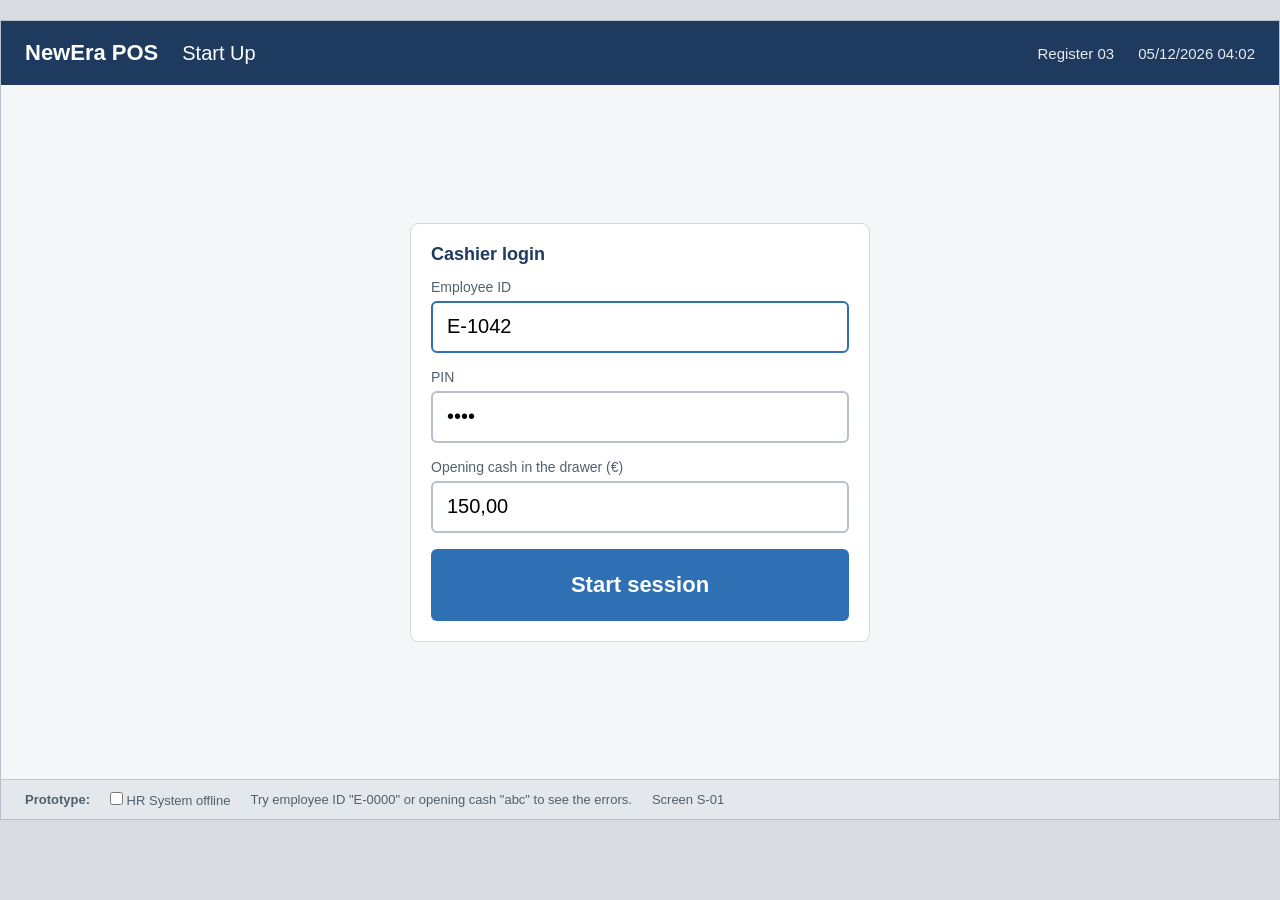
<file: docs/design/prototype/index.html>
<!DOCTYPE html>
<html lang="en">
<head>
  <meta charset="UTF-8">
  <title>NewEra POS - Start Up</title>
  <link rel="stylesheet" href="styles.css">
</head>
<body>
  <div class="screen">
    <div class="topbar">
      <span class="logo">NewEra POS</span>
      <span class="title">Start Up</span>
      <span class="info">Register 03</span>
      <span class="info" id="clock"></span>
    </div>

    <div class="center">
      <div class="panel login-box">
        <h2>Cashier login</h2>

        <div id="hr-offline" class="msg msg-warn hidden" style="margin-bottom:16px">
          The HR System does not answer. The list saved on 15/11/2026 at 21:30 is used.
        </div>

        <div id="login-error" class="msg msg-error hidden" style="margin-bottom:16px">
          Employee ID not found or not an active cashier.
        </div>

        <div id="cash-error" class="msg msg-error hidden" style="margin-bottom:16px">
          The opening cash is not a valid amount. Count the drawer and type the amount again.
        </div>

        <div class="field">
          <label for="emp">Employee ID</label>
          <input id="emp" type="text" value="E-1042" autofocus>
        </div>

        <div class="field">
          <label for="pin">PIN</label>
          <input id="pin" type="password" value="1234">
        </div>

        <div class="field">
          <label for="cash">Opening cash in the drawer (€)</label>
          <input id="cash" type="text" value="150,00">
        </div>

        <button class="btn btn-primary btn-big" onclick="login()">Start session</button>
      </div>
    </div>

    <div class="demo">
      <strong>Prototype:</strong>
      <label><input type="checkbox" id="hr-toggle" onchange="toggleHr()"> HR System offline</label>
      <span>Try employee ID "E-0000" or opening cash "abc" to see the errors.</span>
      <span>Screen S-01</span>
    </div>
  </div>

  <script src="app.js"></script>
  <script>
    // the employees the HR System knows (fake)
    var EMPLOYEES = { "E-1042": "Li Wei", "E-1055": "Marta Ruiz" };

    function toggleHr() {
      var off = document.getElementById("hr-toggle").checked;
      document.getElementById("hr-offline").classList.toggle("hidden", !off);
    }

    function login() {
      var id = document.getElementById("emp").value.trim().toUpperCase();
      var cash = document.getElementById("cash").value.trim();
      var cashOk = /^\d+([.,]\d{1,2})?$/.test(cash);   // FR-47
      document.getElementById("login-error").classList.toggle("hidden", !!EMPLOYEES[id]);
      document.getElementById("cash-error").classList.toggle("hidden", !EMPLOYEES[id] || cashOk);
      if (!EMPLOYEES[id] || !cashOk) return;

      setSetting("cashier", EMPLOYEES[id]);
      setSetting("opening_cash", money(parseAmount(cash)).replace(" €", ""));
      setFlag("hr_offline", document.getElementById("hr-toggle").checked);
      setSetting("session_cash", "0");    // cash in and out of this session (FR-62)
      setSetting("session_count", "0");
      clearTx();
      window.location.href = "menu.html";
    }
  </script>
</body>
</html>
</file>
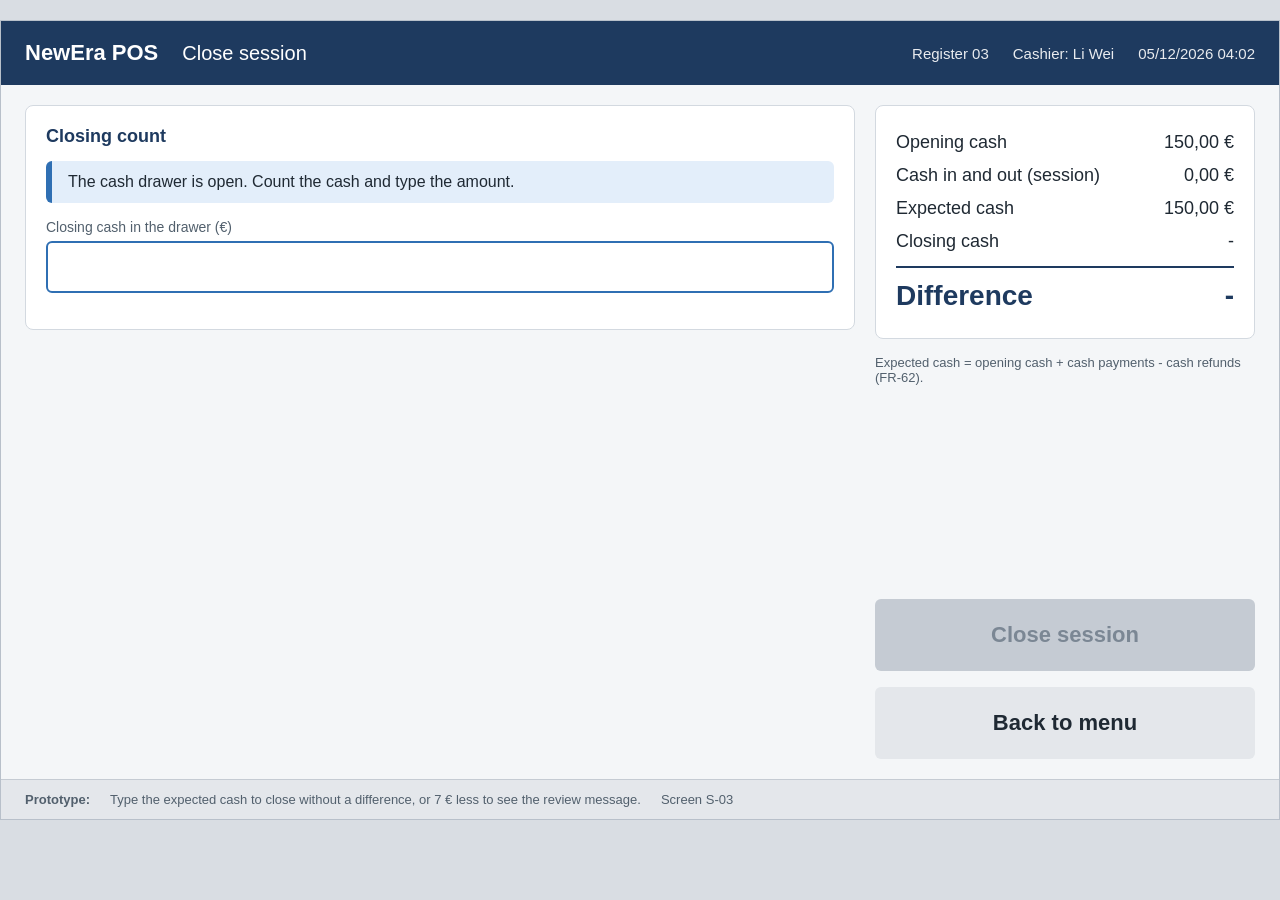
<file: docs/design/prototype/close.html>
<!DOCTYPE html>
<html lang="en">
<head>
  <meta charset="UTF-8">
  <title>NewEra POS - Close session</title>
  <link rel="stylesheet" href="styles.css">
</head>
<body>
  <div class="screen">
    <div class="topbar">
      <span class="logo">NewEra POS</span>
      <span class="title">Close session</span>
      <span class="info">Register 03</span>
      <span class="info" id="cashier"></span>
      <span class="info" id="clock"></span>
    </div>

    <div class="main">
      <div class="left">
        <div id="open-tx" class="msg msg-error hidden">
          A transaction is still open. Finish it or cancel it before you close the session.
        </div>

        <div class="panel" id="count-box">
          <h2>Closing count</h2>
          <div id="drawer" class="msg msg-info" style="margin-bottom:16px">The cash drawer is open. Count the cash and type the amount.</div>
          <div class="field">
            <label for="closing">Closing cash in the drawer (€)</label>
            <input id="closing" type="text" oninput="update()" autofocus>
          </div>
          <div id="cash-error" class="msg msg-error hidden">The closing cash is not a valid amount. Count again and type the amount.</div>
        </div>

        <div id="review" class="msg msg-warn hidden"></div>
        <div id="closed" class="msg msg-ok hidden">
          Session closed. You can log out now.
        </div>
      </div>

      <div class="right">
        <div class="panel totals">
          <div><span>Opening cash</span><span id="opening"></span></div>
          <div><span>Cash in and out (session)</span><span id="moves"></span></div>
          <div><span>Expected cash</span><span id="expected"></span></div>
          <div><span>Closing cash</span><span id="counted"></span></div>
          <div class="total"><span>Difference</span><span id="diff"></span></div>
        </div>
        <p style="font-size:13px; color:#52606d">Expected cash = opening cash + cash payments - cash refunds (FR-62).</p>

        <div style="flex:1"></div>

        <button id="confirm" class="btn btn-ok btn-big" onclick="confirmClose()" disabled>Close session</button>
        <a class="btn btn-big" id="back" href="menu.html">Back to menu</a>
        <a class="btn btn-primary btn-big hidden" id="logout" href="index.html">Log out</a>
      </div>
    </div>

    <div class="demo">
      <strong>Prototype:</strong>
      <span>Type the expected cash to close without a difference, or 7 € less to see the review message.</span>
      <span>Screen S-03</span>
    </div>
  </div>

  <script src="app.js"></script>
  <script>
    var opening = parseAmount(getSetting("opening_cash", "150,00"));
    var moves = parseAmount(getSetting("session_cash", "0"));
    var expected = round2(opening + moves);

    document.getElementById("opening").textContent = money(opening);
    document.getElementById("moves").textContent = money(moves);
    document.getElementById("expected").textContent = money(expected);

    // FR-60: no close while a transaction of the session is open
    var tx = loadTx();
    var blocked = !!(tx && !tx.number);
    document.getElementById("open-tx").classList.toggle("hidden", !blocked);
    document.getElementById("count-box").classList.toggle("hidden", blocked);

    // enterClosingCash(amount): FR-61, FR-62
    function update() {
      var s = document.getElementById("closing").value.trim();
      var ok = /^\d+([.,]\d{1,2})?$/.test(s);
      document.getElementById("cash-error").classList.toggle("hidden", ok || s === "");
      var counted = ok ? parseAmount(s) : 0;
      document.getElementById("counted").textContent = ok ? money(counted) : "-";
      document.getElementById("diff").textContent = ok ? money(round2(counted - expected)) : "-";
      document.getElementById("confirm").disabled = !ok || blocked;
      return ok ? round2(counted - expected) : null;
    }

    // confirmCloseSession(): FR-63, FR-74
    function confirmClose() {
      var diff = update();
      if (diff === null) return;
      if (Math.abs(diff) > 5) {
        var list = getList("sessions_review") || [];
        list.push({ who: getSetting("cashier", "Li Wei"), when: new Date().toLocaleString("en-GB"), diff: diff });
        setList("sessions_review", list);
        var review = document.getElementById("review");
        review.textContent = "The difference is " + money(diff) + ". The store manager will review this session.";
        review.classList.remove("hidden");
      }
      document.getElementById("closed").classList.remove("hidden");
      document.getElementById("count-box").classList.add("hidden");
      document.getElementById("confirm").classList.add("hidden");
      document.getElementById("back").classList.add("hidden");
      document.getElementById("logout").classList.remove("hidden");
      clearTx();
    }

    update();
  </script>
</body>
</html>
</file>
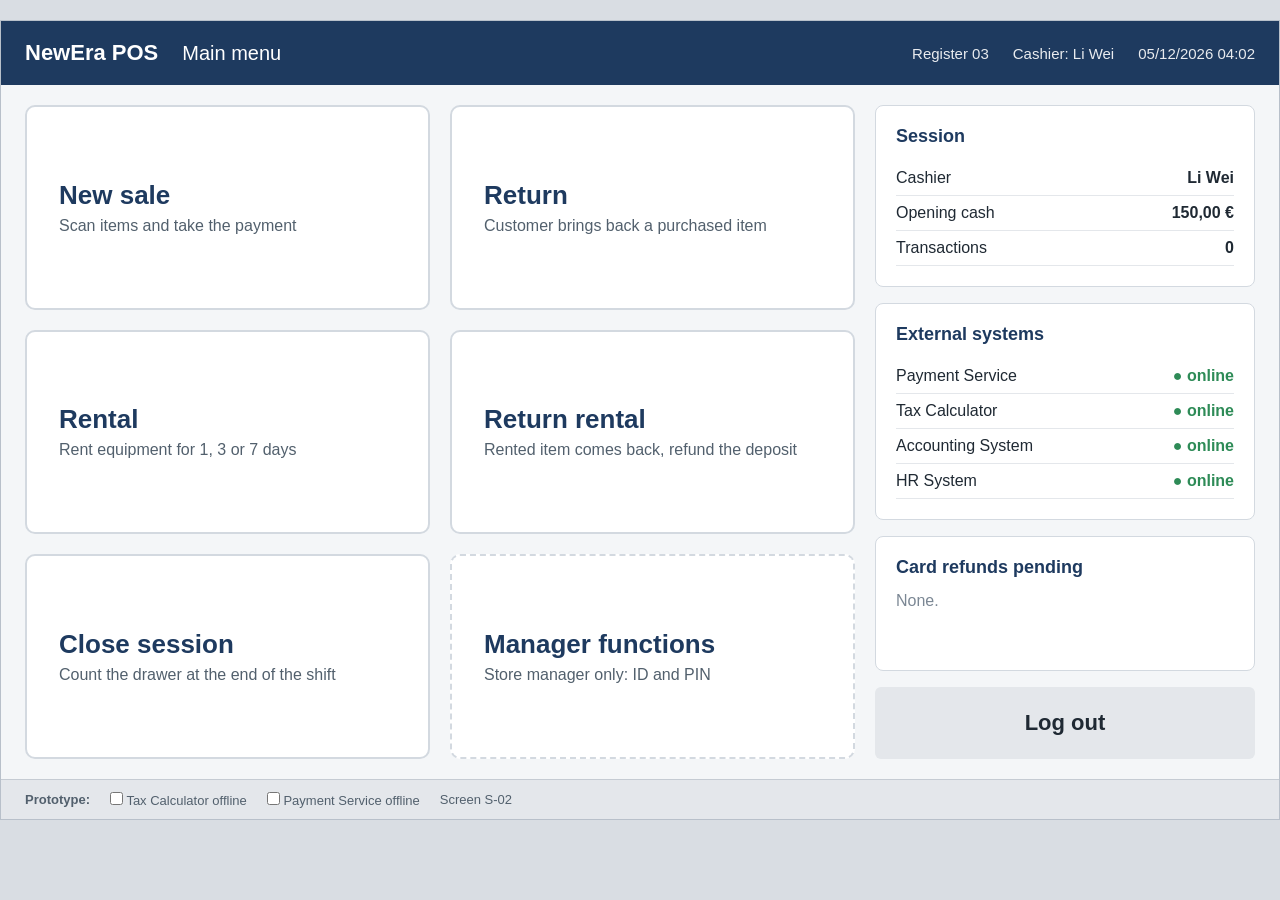
<file: docs/design/prototype/manager.html>
<!DOCTYPE html>
<html lang="en">
<head>
  <meta charset="UTF-8">
  <title>NewEra POS - Manager functions</title>
  <link rel="stylesheet" href="styles.css">
</head>
<body>
  <div class="screen">
    <div class="topbar">
      <span class="logo">NewEra POS</span>
      <span class="title">Manager functions</span>
      <span class="info">Register 03</span>
      <span class="info" id="manager"></span>
      <span class="info" id="clock"></span>
    </div>

    <div class="main">
      <div class="left">
        <div class="tabs">
          <button class="tab selected" id="tab-1" onclick="show(1)">Reorder and stock check</button>
          <button class="tab" id="tab-2" onclick="show(2)">Sessions to review</button>
          <button class="tab" id="tab-3" onclick="show(3)">Settings</button>
          <button class="tab" id="tab-4" onclick="show(4)">Catalog import</button>
        </div>

        <!-- M-01: FR-68, FR-19, BR-09 (the rental conflicts of M-01 are not shown) -->
        <div class="panel grow" id="m-1">
          <h2>Products to reorder or to check</h2>
          <table>
            <thead>
              <tr><th>Item ID</th><th>Description</th><th class="num">Stock</th><th class="num">Threshold</th><th>Why</th></tr>
            </thead>
            <tbody>
              <tr><td>1003</td><td>Wood screws 4x40 (box 200)</td><td class="num">8</td><td class="num">10</td><td>Below the reorder threshold</td></tr>
              <tr><td>1005</td><td>Work gloves</td><td class="num">0</td><td class="num">10</td><td>Stock check: 3 sold that were not in stock</td></tr>
            </tbody>
          </table>
        </div>

        <!-- M-02: FR-74, FR-75, BR-17 -->
        <div class="panel grow hidden" id="m-2">
          <h2>Sessions with a cash difference larger than 5,00 €</h2>
          <div id="sessions"></div>
          <div id="review-msg" class="msg msg-ok hidden" style="margin-top:12px"></div>
        </div>

        <!-- Settings tab: M-03 (FR-69, IR-05) and M-05 (FR-70, IR-09) -->
        <div class="panel grow hidden" id="m-3">
          <h2>Default tax rate</h2>
          <div class="row">
            <div class="field"><label for="rate">Default tax rate (%)</label><input id="rate" type="text" value="21"></div>
            <div class="field" style="flex:0"><button class="btn btn-primary" onclick="saveRate()">Save</button></div>
          </div>
          <div id="rate-msg" class="msg hidden"></div>

          <!-- M-05 -->
          <h2 style="margin-top:24px">Disable an employee in the local list</h2>
          <div class="row">
            <div class="field"><label for="emp">Employee ID</label><input id="emp" type="text" placeholder="E-1055"></div>
            <div class="field" style="flex:0"><button class="btn btn-danger" onclick="disableEmployee()">Disable</button></div>
          </div>
          <div id="emp-msg" class="msg hidden"></div>
        </div>

        <!-- M-04: IR-17 -->
        <div class="panel grow hidden" id="m-4">
          <h2>Import the product catalog</h2>
          <div class="field">
            <label for="file">Catalog file from the back-office system</label>
            <select id="file">
              <option value="ok">catalog_2026-11-16.csv</option>
              <option value="bad">catalog_2026-11-15.csv</option>
            </select>
          </div>
          <button class="btn btn-primary" onclick="importCatalog()">Import</button>
          <div id="import-msg" class="msg hidden" style="margin-top:16px"></div>
        </div>
      </div>

      <div class="right">
        <!-- M-06: FR-76 -->
        <div class="panel">
          <h2>Accounting System queue</h2>
          <div class="status-list">
            <div><span>Records waiting</span><strong>3</strong></div>
            <div><span>Oldest record waiting for</span><strong>12 min</strong></div>
          </div>
          <p style="font-size:13px; color:#52606d; margin-top:8px">A warning is shown when the oldest record waits longer than 1 hour (FR-76).</p>
        </div>

        <div id="db-warn" class="msg msg-warn hidden">
          Store database not available. Settings and the catalog can be changed only when the register is connected.
        </div>

        <div style="flex:1"></div>

        <a class="btn btn-big" href="menu.html" onclick="setSetting('manager', '')">Back to menu</a>
      </div>
    </div>

    <div class="demo">
      <strong>Prototype:</strong>
      <label><input type="checkbox" id="db-toggle" onchange="setFlag('db_offline', this.checked); render()"> Store database offline</label>
      <span>Screens M-01 to M-06, opened after D-01 (M-03 and M-05 in Settings, M-06 on the right). Each action uses the manager ID and PIN given in D-01.</span>
    </div>
  </div>

  <script src="app.js"></script>
  <script>
    var manager = getSetting("manager", "");
    if (!manager) window.location.href = "menu.html";   // opened without D-01
    document.getElementById("manager").textContent = "Store manager: " + manager;

    function show(n) {
      [1, 2, 3, 4].forEach(function (i) {
        document.getElementById("tab-" + i).classList.toggle("selected", i === n);
        document.getElementById("m-" + i).classList.toggle("hidden", i !== n);
      });
    }

    function message(id, kind, text) {
      var el = document.getElementById(id);
      el.className = "msg msg-" + kind;
      el.textContent = text;
    }

    function now() {
      return new Date().toLocaleTimeString("en-GB", { hour: "2-digit", minute: "2-digit" });
    }

    // listSessionsToReview(), confirmSessionReview(sessionID, managerID, pin, reason)
    function sessionList() {
      var list = getList("sessions_review");
      if (!list) {
        list = [{ who: "Marta Ruiz", when: "yesterday 21:10", diff: -7.40 }];
        setList("sessions_review", list);
      }
      return list;
    }

    function drawSessions() {
      var list = sessionList();
      var box = document.getElementById("sessions");
      if (list.length === 0) {
        box.innerHTML = "<p style='color:#7b8794'>No session to review.</p>";
        return;
      }
      box.innerHTML = list.map(function (s, i) {
        return "<div class='panel' style='margin-bottom:10px'>" +
          "<div class='row' style='align-items:center'><strong style='flex:1'>" + s.who + ", closed " + s.when + "</strong>" +
          "<span>Difference " + money(s.diff) + "</span></div>" +
          "<div class='row' style='margin-top:10px'><div class='field' style='margin:0'><input id='reason-" + i + "' type='text' placeholder='Reason (for example: change given twice)'></div>" +
          "<div class='field' style='flex:0; margin:0'><button class='btn btn-primary' onclick='confirmReview(" + i + ")'>Confirm review</button></div></div></div>";
      }).join("");
    }

    function confirmReview(i) {
      var reason = document.getElementById("reason-" + i).value.trim();
      if (reason === "") {
        message("review-msg", "error", "Enter the reason before you confirm the review.");
        return;
      }
      var list = sessionList();
      var s = list.splice(i, 1)[0];
      setList("sessions_review", list);
      message("review-msg", "ok", "Session of " + s.who + " reviewed by " + manager + " at " + now() + ".");
      drawSessions();
    }

    // changeDefaultTaxRate(): only while the store database is reachable (AD-05, 409)
    function saveRate() {
      var r = parseAmount(document.getElementById("rate").value);
      if (flag("db_offline")) return message("rate-msg", "error", "Store database not available. Try again when the register is connected.");
      if (r <= 0 || r >= 100) return message("rate-msg", "error", "The rate must be a number between 0 and 100.");
      message("rate-msg", "ok", "Default tax rate set to " + String(r).replace(".", ",") + " % by " + manager + " at " + now() + ".");
    }

    // disableEmployee(): FR-70
    function disableEmployee() {
      var id = document.getElementById("emp").value.trim().toUpperCase();
      var known = { "E-1042": "Li Wei", "E-1055": "Marta Ruiz" };
      if (!known[id]) return message("emp-msg", "error", "Employee " + (id || "ID") + " is not in the local employee list.");
      message("emp-msg", "ok", known[id] + " (" + id + ") disabled in the local employee list by " + manager + " at " + now() + ".");
    }

    // importCatalog(): IR-17, the previous catalog is kept when the file is not valid
    function importCatalog() {
      if (flag("db_offline")) return message("import-msg", "error", "Store database not available. The previous catalog is kept.");
      if (document.getElementById("file").value === "bad") {
        return message("import-msg", "error", "The file is not valid: row 14 has no price, row 27 has a negative stock level. Nothing was imported and the previous catalog is kept.");
      }
      message("import-msg", "ok", "Catalog imported: 1 248 products. The other registers get it at their next update.");
    }

    function render() {
      document.getElementById("db-warn").classList.toggle("hidden", !flag("db_offline"));
    }

    document.getElementById("db-toggle").checked = flag("db_offline");
    drawSessions();
    render();
  </script>
</body>
</html>
</file>
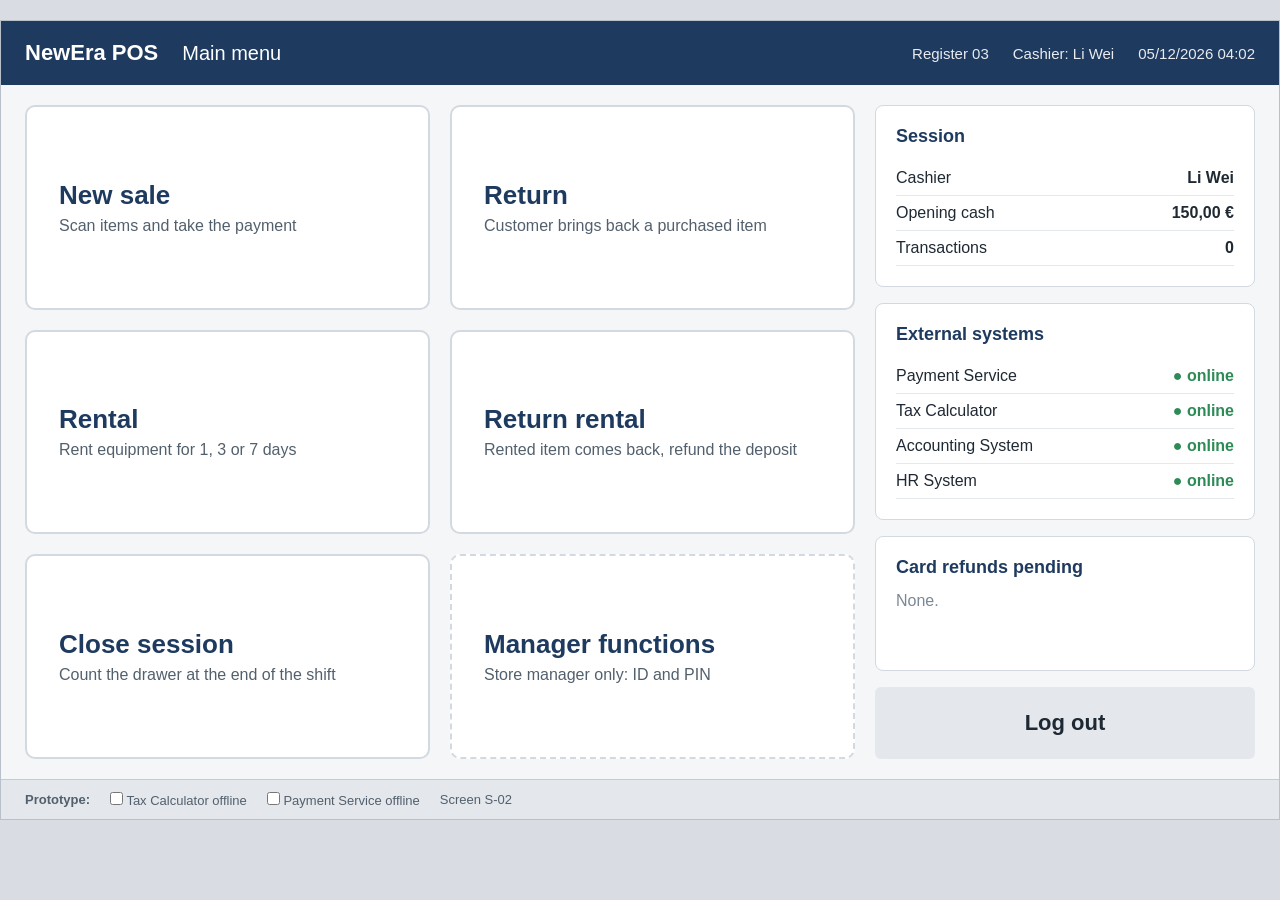
<file: docs/design/prototype/menu.html>
<!DOCTYPE html>
<html lang="en">
<head>
  <meta charset="UTF-8">
  <title>NewEra POS - Main menu</title>
  <link rel="stylesheet" href="styles.css">
</head>
<body>
  <div class="screen">
    <div class="topbar">
      <span class="logo">NewEra POS</span>
      <span class="title">Main menu</span>
      <span class="info">Register 03</span>
      <span class="info" id="cashier"></span>
      <span class="info" id="clock"></span>
    </div>

    <div class="main">
      <div class="left">
        <div class="tiles tiles-6">
          <a class="tile" href="sale.html" onclick="clearTx()">
            <span class="tile-title">New sale</span>
            <span class="tile-text">Scan items and take the payment</span>
          </a>
          <a class="tile" href="return.html" onclick="clearTx()">
            <span class="tile-title">Return</span>
            <span class="tile-text">Customer brings back a purchased item</span>
          </a>
          <a class="tile" href="rental.html" onclick="clearTx()">
            <span class="tile-title">Rental</span>
            <span class="tile-text">Rent equipment for 1, 3 or 7 days</span>
          </a>
          <a class="tile" href="return-rental.html" onclick="clearTx()">
            <span class="tile-title">Return rental</span>
            <span class="tile-text">Rented item comes back, refund the deposit</span>
          </a>
          <a class="tile" href="close.html">
            <span class="tile-title">Close session</span>
            <span class="tile-text">Count the drawer at the end of the shift</span>
          </a>
          <a class="tile tile-manager" href="#" onclick="openManager(); return false;">
            <span class="tile-title">Manager functions</span>
            <span class="tile-text">Store manager only: ID and PIN</span>
          </a>
        </div>
      </div>

      <div class="right">
        <div class="panel">
          <h2>Session</h2>
          <div class="status-list">
            <div><span>Cashier</span><strong id="s-cashier"></strong></div>
            <div><span>Opening cash</span><strong id="s-cash"></strong></div>
            <div><span>Transactions</span><strong id="s-count"></strong></div>
          </div>
        </div>

        <div class="panel">
          <h2>External systems</h2>
          <div class="status-list">
            <div><span>Payment Service</span><span class="dot" id="s-pay"></span></div>
            <div><span>Tax Calculator</span><span class="dot" id="s-tax"></span></div>
            <div><span>Accounting System</span><span class="dot dot-on">● online</span></div>
            <div><span>HR System</span><span class="dot" id="s-hr"></span></div>
          </div>
          <div id="tax-warn" class="msg msg-warn hidden" style="margin-top:10px">
            Default tax rate in use. Transactions are marked to be corrected.
          </div>
        </div>

        <div class="panel grow" id="pending-box">
          <h2>Card refunds pending</h2>
          <div id="pending"></div>
          <div id="pending-msg" class="msg hidden" style="margin-top:10px"></div>
        </div>

        <a class="btn btn-big" href="index.html">Log out</a>
      </div>
    </div>

    <div class="demo">
      <strong>Prototype:</strong>
      <label><input type="checkbox" id="tax-toggle" onchange="toggle('tax_offline', this.checked)"> Tax Calculator offline</label>
      <label><input type="checkbox" id="pay-toggle" onchange="toggle('pay_offline', this.checked)"> Payment Service offline</label>
      <span>Screen S-02</span>
    </div>
  </div>

  <script src="app.js"></script>
  <script>
    function showStatus(id, off) {
      var el = document.getElementById(id);
      el.textContent = off ? "● offline" : "● online";
      el.className = "dot " + (off ? "dot-off" : "dot-on");
    }

    // NFR-15: the status of the external systems is always visible here
    function render() {
      showStatus("s-tax", taxOffline());
      showStatus("s-pay", flag("pay_offline"));
      showStatus("s-hr", flag("hr_offline"));
      document.getElementById("tax-warn").classList.toggle("hidden", !taxOffline());
      drawPending();
    }

    function toggle(key, on) {
      setFlag(key, on);
      render();
    }

    // FR-77: returns and rental returns whose card refund is still pending
    function drawPending() {
      var list = getList("pending_refunds") || [];
      var box = document.getElementById("pending");
      if (list.length === 0) {
        box.innerHTML = "<p style='color:#7b8794'>None.</p>";
        return;
      }
      box.innerHTML = list.map(function (p, i) {
        return "<div class='row' style='align-items:center; margin-bottom:8px'>" +
          "<span style='flex:1'>" + p.id + " · " + p.type + " · " + money(p.amount) + "</span>" +
          "<button class='btn btn-small' onclick='checkStatus(" + i + ")'>Check status</button></div>";
      }).join("");
    }

    // checkRefundStatus(): asks the Payment Service again with the same transaction ID
    function checkStatus(i) {
      var list = getList("pending_refunds") || [];
      var p = list[i];
      var msg = document.getElementById("pending-msg");
      msg.classList.remove("hidden");
      if (flag("pay_offline")) {
        msg.className = "msg msg-warn";
        msg.textContent = "Payment Service not available. The refund of " + p.id + " is still pending. Do not pay cash.";
        return;
      }
      list.splice(i, 1);
      setList("pending_refunds", list);
      msg.className = "msg msg-ok";
      msg.textContent = "Card refund of " + p.id + " confirmed by the Payment Service (" + money(p.amount) + ").";
      drawPending();
    }

    // D-01, then the manager screens M-01 to M-04
    function openManager() {
      managerApproval({ title: "Manager functions", text: "A store manager enters the employee ID and the PIN." }, function (m) {
        setSetting("manager", m.name);
        window.location.href = "manager.html";
      });
    }

    document.getElementById("s-cashier").textContent = getSetting("cashier", "Li Wei");
    document.getElementById("s-cash").textContent = getSetting("opening_cash", "150,00") + " €";
    document.getElementById("s-count").textContent = getSetting("session_count", "0");
    document.getElementById("tax-toggle").checked = taxOffline();
    document.getElementById("pay-toggle").checked = flag("pay_offline");
    render();
  </script>
</body>
</html>
</file>
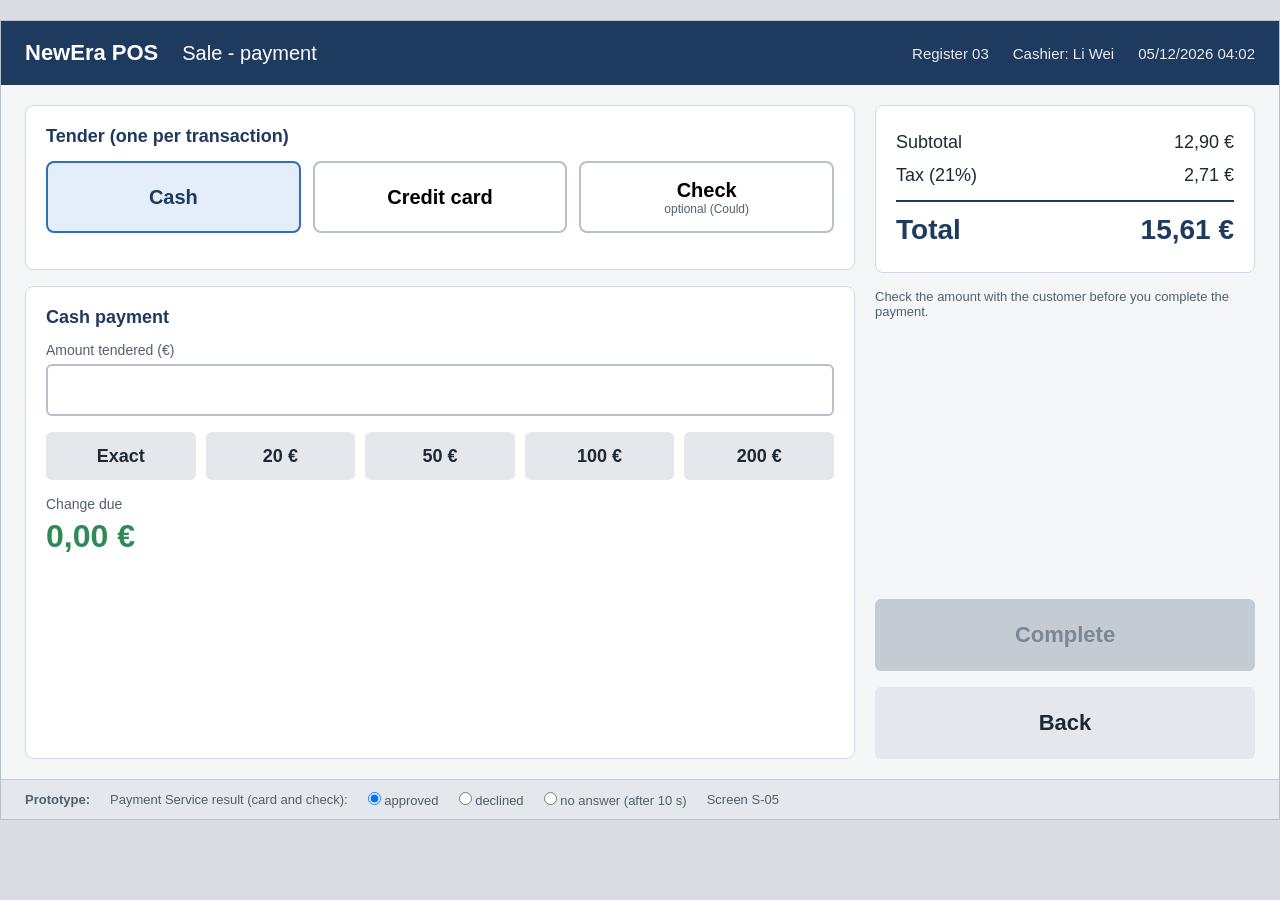
<file: docs/design/prototype/payment.html>
<!DOCTYPE html>
<html lang="en">
<head>
  <meta charset="UTF-8">
  <title>NewEra POS - Payment</title>
  <link rel="stylesheet" href="styles.css">
</head>
<body>
  <div class="screen">
    <div class="topbar">
      <span class="logo">NewEra POS</span>
      <span class="title" id="title">Payment</span>
      <span class="info">Register 03</span>
      <span class="info" id="cashier"></span>
      <span class="info" id="clock"></span>
    </div>

    <div class="main">
      <div class="left">
        <div class="panel">
          <h2>Tender (one per transaction)</h2>
          <!-- the buttons are the tenders of getAvailableTenders() (AD-08) -->
          <div class="tenders">
            <button class="tender selected" id="t-cash" onclick="choose('cash')">Cash</button>
            <button class="tender" id="t-card" onclick="choose('card')">Credit card</button>
            <button class="tender" id="t-check" onclick="choose('check')">Check<small>optional (Could)</small></button>
          </div>
          <div id="voided" class="msg msg-info hidden">The card request was cancelled, so the customer is not charged twice.</div>
        </div>

        <!-- cash -->
        <div class="panel grow" id="p-cash">
          <h2>Cash payment</h2>
          <div class="field">
            <label for="tendered">Amount tendered (€)</label>
            <input id="tendered" type="text" oninput="updateCash()">
          </div>
          <div class="quick">
            <button class="btn" onclick="setAmount(0)">Exact</button>
            <button class="btn" onclick="setAmount(20)">20 €</button>
            <button class="btn" onclick="setAmount(50)">50 €</button>
            <button class="btn" onclick="setAmount(100)">100 €</button>
            <button class="btn" onclick="setAmount(200)">200 €</button>
          </div>
          <label>Change due</label>
          <div class="change" id="change">0,00 €</div>
          <div id="cash-error" class="msg msg-error hidden" style="margin-top:12px">
            The amount tendered is less than the total.
          </div>
        </div>

        <!-- credit card -->
        <div class="panel grow hidden" id="p-card">
          <h2>Credit card payment</h2>
          <div id="card-wait" class="msg msg-info">Ask the customer to insert or tap the card, then press Pay by card.</div>
          <div id="card-busy" class="msg msg-info hidden">Waiting for the Payment Service… please wait.</div>
          <div id="card-declined" class="msg msg-error hidden">The card was declined (insufficient funds). Choose another way to pay.</div>
          <div id="card-down" class="msg msg-error hidden">
            The Payment Service does not answer. Nothing was charged. Try again, choose another way to pay, or cancel the sale.
            <div class="btn-group">
              <button class="btn btn-primary" onclick="authorize('card')">Retry</button>
              <button class="btn" onclick="otherTender()">Other tender</button>
              <button class="btn btn-danger" id="cancel-tx" onclick="cancelTx()">Cancel sale</button>
            </div>
          </div>
          <div style="margin-top:20px">
            <button class="btn btn-ok btn-big" id="card-authorize" onclick="authorize('card')">Pay by card</button>
          </div>
        </div>

        <!-- check -->
        <div class="panel grow hidden" id="p-check">
          <h2>Check payment</h2>
          <div class="field">
            <label for="check-no">Check number</label>
            <input id="check-no" type="text" oninput="updateCheck()">
          </div>
          <div id="check-wait" class="msg msg-info">Enter the check number, then press Pay by check. The Payment Service gets the check number and the amount (FR-12).</div>
          <div id="check-busy" class="msg msg-info hidden">Waiting for the Payment Service… please wait.</div>
          <div id="check-declined" class="msg msg-error hidden">Check declined. Ask the customer for another tender.</div>
          <div id="check-down" class="msg msg-error hidden">Check payment not available. Offer another tender (cash).</div>
          <div style="margin-top:20px">
            <button class="btn btn-ok btn-big" id="check-authorize" onclick="authorize('check')" disabled>Pay by check</button>
          </div>
          <p style="font-size:13px; color:#52606d; margin-top:8px">Check payments are optional for the first version (FR-12, priority Could).</p>
        </div>
      </div>

      <div class="right">
        <div id="tax-warn" class="msg msg-warn hidden">
          The Tax Calculator does not answer. The default tax rate is used and the sale will be corrected later.
        </div>

        <div class="panel totals">
          <div id="sub-row"><span id="sub-label">Subtotal</span><span id="subtotal"></span></div>
          <div id="tax-row"><span>Tax (21%)</span><span id="tax"></span></div>
          <div id="dep-row" class="hidden"><span>Deposit (no tax)</span><span id="deposit"></span></div>
          <div class="total"><span id="total-label">Total</span><span id="total"></span></div>
        </div>
        <p style="font-size:13px; color:#52606d">Check the amount with the customer before you complete the payment.</p>
        <div id="choose-msg" class="msg msg-info hidden">Choose how the customer pays.</div>

        <div style="flex:1"></div>

        <button id="complete" class="btn btn-ok btn-big" onclick="complete()" disabled>Complete</button>
        <a class="btn btn-big" id="back" href="sale.html">Back</a>
      </div>
    </div>

    <div class="demo">
      <strong>Prototype:</strong>
      <span>Payment Service result (card and check):</span>
      <label><input type="radio" name="cardres" value="ok" checked> approved</label>
      <label><input type="radio" name="cardres" value="declined"> declined</label>
      <label><input type="radio" name="cardres" value="down"> no answer (after 10 s)</label>
      <span>Screen S-05</span>
    </div>
  </div>

  <script src="app.js"></script>
  <script>
    var tx = loadTx();
    if (!tx) {
      // opened directly: use a small example sale
      tx = { type: "Sale", lines: [{ id: "1001", name: "Hammer 500 g", price: 12.90, qty: 1 }] };
    }
    var totals = computeTotals(tx);
    var tender = "cash";
    var authCode = "";
    var BACK = { "Sale": "sale.html", "Rental": "rental.html", "Rental return": "return-rental.html" };

    document.getElementById("title").textContent = tx.type + " - payment";
    document.getElementById("back").href = BACK[tx.type] || "sale.html";
    document.getElementById("cancel-tx").textContent = "Cancel " + tx.type.toLowerCase();
    document.getElementById("subtotal").textContent = money(totals.subtotal);
    document.getElementById("tax").textContent = money(totals.tax);
    document.getElementById("total").textContent = money(totals.total);
    document.getElementById("tax-warn").classList.toggle("hidden", !taxOffline());
    if (totals.deposit > 0) {
      document.getElementById("dep-row").classList.remove("hidden");
      document.getElementById("deposit").textContent = money(totals.deposit);
    }
    if (tx.amountDue) {
      // UC5 ext. 7b: late fee and tax larger than the deposit (FR-73)
      document.getElementById("sub-label").textContent = "Late fee and tax not covered by the deposit";
      document.getElementById("tax-row").classList.add("hidden");
      document.getElementById("total-label").textContent = "Amount still due";
    }

    // t = null shows the tenders with none selected (UC1 ext. 9b2b)
    // Complete is only for cash; card and check finish with Pay by card / Pay by check.
    function choose(t) {
      tender = t;
      ["cash", "card", "check"].forEach(function (x) {
        document.getElementById("t-" + x).classList.toggle("selected", x === t);
        document.getElementById("p-" + x).classList.toggle("hidden", x !== t);
      });
      document.getElementById("choose-msg").classList.toggle("hidden", t !== null);
      document.getElementById("complete").classList.toggle("hidden", t !== "cash");
      if (t !== null) document.getElementById("voided").classList.add("hidden");
      if (t === "cash") updateCash();
      if (t === "check") updateCheck();
    }

    function setAmount(n) {
      var value = n === 0 ? totals.total : n;
      document.getElementById("tendered").value = value.toFixed(2).replace(".", ",");
      updateCash();
    }

    // BR-06: amount tendered must cover the total, change = tendered - total
    function updateCash() {
      var given = parseAmount(document.getElementById("tendered").value);
      var enough = given >= totals.total - 0.001;
      var change = enough ? given - totals.total : 0;
      document.getElementById("change").textContent = money(change);
      document.getElementById("cash-error").classList.toggle("hidden", enough || given === 0);
      document.getElementById("complete").disabled = !enough;
    }

    // FR-12: the check is authorized with the check number and the amount only (DR-18: no ID document)
    function updateCheck() {
      var filled = document.getElementById("check-no").value.trim() !== "";
      document.getElementById("check-authorize").disabled = !filled;
    }

    // makePayment(amount, tenderType): one request (system_interfaces.md §3.2).
    // BR-05, FR-10, FR-12: after APPROVED the receipt opens (ui_design.md §5.1).
    // A retry sends the same transaction ID again (IR-02).
    function authorize(kind) {
      document.getElementById("voided").classList.add("hidden");
      ["wait", "declined", "down"].forEach(function (s) {
        document.getElementById(kind + "-" + s).classList.add("hidden");
      });
      document.getElementById(kind + "-busy").classList.remove("hidden");
      document.getElementById(kind + "-authorize").disabled = true;

      var result = document.querySelector("input[name=cardres]:checked").value;
      setTimeout(function () {
        document.getElementById(kind + "-busy").classList.add("hidden");
        document.getElementById(kind + "-authorize").disabled = false;
        if (result === "ok") {
          authCode = "A" + Math.floor(100000 + Math.random() * 900000);
          complete();
        } else {
          authCode = "";
          document.getElementById(kind + "-" + result).classList.remove("hidden");
        }
      }, 1500);
    }

    // UC1 ext. 9b2b: the cashier gives up the card; the POS voids the request (IR-15).
    // The cashier chooses the new tender (cash or check), so none is selected.
    function otherTender() {
      document.getElementById("card-down").classList.add("hidden");
      document.getElementById("card-wait").classList.remove("hidden");
      choose(null);
      document.getElementById("voided").classList.remove("hidden");
    }

    function cancelTx() {
      clearTx();
      window.location.href = "menu.html";
    }

    function complete() {
      tx.tender = tender;
      tx.total = totals.total;
      if (tender === "cash") {
        tx.paid = parseAmount(document.getElementById("tendered").value);
        tx.change = tx.paid - totals.total;
        recordCash(totals.total);
      } else {
        recordCash(0);
      }
      if (tender === "card") {
        tx.auth = authCode;
        tx.last4 = "4821";
      }
      if (tender === "check") {
        tx.checkNo = document.getElementById("check-no").value;
        tx.auth = authCode;
      }
      tx.number = tx.number || nextTxId();
      tx.date = new Date().toLocaleString("en-GB");
      tx.taxToCorrect = tx.amountDue ? tx.taxToCorrect : taxOffline();
      saveTx(tx);
      window.location.href = "receipt.html";
    }

    updateCash();
  </script>
</body>
</html>
</file>
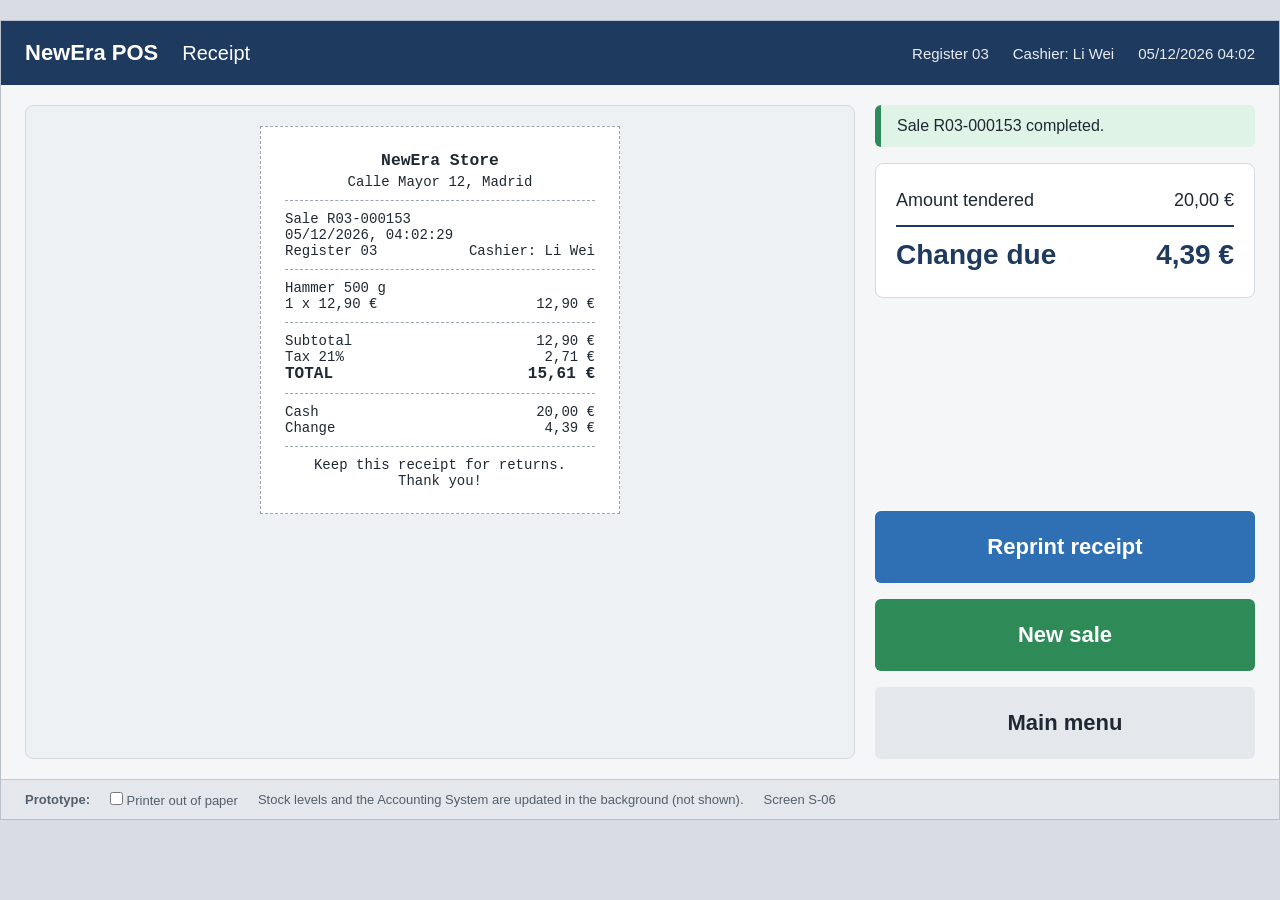
<file: docs/design/prototype/receipt.html>
<!DOCTYPE html>
<html lang="en">
<head>
  <meta charset="UTF-8">
  <title>NewEra POS - Receipt</title>
  <link rel="stylesheet" href="styles.css">
</head>
<body>
  <div class="screen">
    <div class="topbar">
      <span class="logo">NewEra POS</span>
      <span class="title">Receipt</span>
      <span class="info">Register 03</span>
      <span class="info" id="cashier"></span>
      <span class="info" id="clock"></span>
    </div>

    <div class="main">
      <div class="left">
        <div class="panel grow" style="background:#eef1f4">
          <div class="receipt" id="receipt"></div>
        </div>
      </div>

      <div class="right no-print">
        <div class="msg msg-ok" id="done"></div>
        <div id="paper" class="msg msg-warn hidden">
          The printer is out of paper. Load a new roll, then press Reprint receipt. The transaction is already saved.
        </div>
        <div id="pending-note" class="msg msg-warn hidden">
          The card refund is not confirmed yet. Nothing was paid. Ask again later from the menu.
        </div>
        <div class="panel totals" id="cash-box">
          <div><span id="paid-label">Amount tendered</span><span id="paid"></span></div>
          <div class="total"><span id="change-label">Change due</span><span id="change"></span></div>
        </div>

        <div style="flex:1"></div>

        <button class="btn btn-primary btn-big" id="print" onclick="reprint()">Reprint receipt</button>
        <a class="btn btn-ok btn-big" id="again" href="sale.html" onclick="clearTx()">New sale</a>
        <a class="btn btn-big" href="menu.html" onclick="clearTx()">Main menu</a>
      </div>
    </div>

    <div class="demo">
      <strong>Prototype:</strong>
      <label><input type="checkbox" id="paper-toggle" onchange="setFlag('no_paper', this.checked)"> Printer out of paper</label>
      <span>Stock levels and the Accounting System are updated in the background (not shown).</span>
      <span>Screen S-06</span>
    </div>
  </div>

  <script src="app.js"></script>
  <script>
    var tx = loadTx() || {
      type: "Sale", tender: "cash", paid: 20, change: 4.39, number: "R03-000153",
      date: new Date().toLocaleString("en-GB"),
      lines: [{ id: "1001", name: "Hammer 500 g", price: 12.90, qty: 1 }]
    };
    var NEXT = { "Sale": "sale.html", "Rental": "rental.html", "Return": "return.html", "Rental return": "return-rental.html" };

    function line(left, right, cls) {
      return "<div class='line " + (cls || "") + "'><span>" + left + "</span><span>" + (right || "") + "</span></div>";
    }

    function tenderLine(t) {
      return TENDER_NAMES[t.tender] + (t.last4 ? " **** " + t.last4 : "");
    }

    // FR-71: store, register, date and time, cashier, transaction ID, tender, change, last 4 digits only
    var html = "";
    html += "<h3>NewEra Store</h3>";
    html += "<div class='center-text'>Calle Mayor 12, Madrid</div>";
    html += "<hr>";
    html += line(tx.type + " " + (tx.number || ""));
    html += line(tx.date || "");
    html += line("Register 03", "Cashier: " + getSetting("cashier", "Li Wei"));
    html += "<hr>";

    if (tx.type === "Sale" || tx.type === "Rental") {
      var t = computeTotals(tx);
      tx.lines.forEach(function (l) {
        html += "<div>" + l.name + (l.serial ? " (" + l.serial + ")" : "") + "</div>";
        html += line("  " + l.qty + " x " + money(l.price) + (l.overriddenBy ? " *" : ""), money(l.price * l.qty));
      });
      html += "<hr>";
      html += line("Subtotal", money(t.subtotal));
      html += line("Tax 21%" + (tx.taxToCorrect ? " **" : ""), money(t.tax));
      if (t.deposit > 0) html += line("Deposit (refundable)", money(t.deposit));
      html += line("TOTAL", money(t.total), "bold");
      html += "<hr>";
      html += line(tenderLine(tx), money(tx.paid || t.total));
      if (tx.tender === "cash") html += line("Change", money(tx.change || 0));
      if (tx.auth) html += line("Auth. code", tx.auth);
      if (tx.checkNo) html += line("Check no.", tx.checkNo);
      if (tx.type === "Rental") {
        html += "<hr>";
        html += line("Customer", tx.customer);
        html += line("Due date", tx.dueDate);
        html += "<div>Return the item by the due date to get the deposit back.</div>";
      }
      if (tx.lines.some(function (l) { return l.overriddenBy; })) html += "<hr><div>* price changed by a store manager</div>";
    }

    // FR-29: return receipt
    if (tx.type === "Return") {
      html += line("Original sale", tx.original);
      html += "<hr>";
      tx.lines.forEach(function (l) {
        html += "<div>" + l.name + " (" + l.condition + ")</div>";
        html += line("  " + l.qty + " x " + money(l.price), money(l.price * l.qty));
      });
      html += "<hr>";
      html += line("Returned items", money(tx.refundSub));
      html += line("Tax refunded", money(tx.refundTax));
      html += line("REFUND", money(tx.refund), "bold");
      html += line("Refund to", tx.refundTo);
      if (tx.refundStatus === "PENDING") html += line("Status", "pending");
      if (tx.approvedBy) html += line("Cash approved by", tx.approvedBy);
    }

    // FR-59: rental return receipt
    if (tx.type === "Rental return") {
      html += "<div>" + tx.item + " (" + tx.serial + ")</div>";
      html += line("Rental", tx.rentalNo);
      html += line("Rented on", tx.start);
      html += line("Due date", tx.due);
      html += line("Returned on", tx.returned);
      html += line("Condition", tx.condition);
      if (tx.damageNote) html += "<div>  " + tx.damageNote + "</div>";
      html += "<hr>";
      html += line("Deposit", money(tx.deposit));
      html += line("Late fee (" + tx.daysLate + " d)", money(tx.lateFee));
      html += line("Tax on late fee", money(tx.lateTax));
      if (tx.kept > 0) html += line("Kept (damage)", money(tx.kept));
      html += line("REFUND", money(tx.refund), "bold");
      if (tx.refund > 0) html += line("Refund to", tx.refundTo);
      if (tx.refundStatus === "PENDING") html += line("Status", "pending");
      if (tx.approvedBy) html += line("Approved by", tx.approvedBy);
      if (tx.amountDue) {
        html += line("PAID (amount due)", money(tx.amountDue), "bold");
        html += line(tenderLine(tx), money(tx.paid || tx.amountDue));
        if (tx.tender === "cash") html += line("Change", money(tx.change || 0));
      }
    }

    if (tx.taxToCorrect) html += "<hr><div>** default tax rate, may be corrected later</div>";
    html += "<hr>";
    html += "<div class='center-text'>Keep this receipt for returns.<br>Thank you!</div>";
    document.getElementById("receipt").innerHTML = html;

    document.getElementById("done").textContent = tx.type + " " + (tx.number || "") + " completed.";
    document.getElementById("pending-note").classList.toggle("hidden", tx.refundStatus !== "PENDING");

    // right panel: cash given and change, or cash refunded
    var showCash = tx.tender === "cash" && (tx.paid || 0) > 0;
    if (showCash) {
      document.getElementById("paid").textContent = money(tx.paid);
      document.getElementById("change").textContent = money(tx.change || 0);
    } else if (tx.refundStatus === "CASH_PAID") {
      document.getElementById("paid-label").textContent = "Drawer open";
      document.getElementById("paid").textContent = "";
      document.getElementById("change-label").textContent = "Cash refund";
      document.getElementById("change").textContent = money(tx.refund);
    } else {
      document.getElementById("cash-box").classList.add("hidden");
    }

    var again = document.getElementById("again");
    again.href = NEXT[tx.type] || "sale.html";
    again.textContent = "New " + tx.type.toLowerCase();

    // IR-13, FR-17: the receipt is printed by the POS; without paper the cashier reprints it
    function reprint() {
      var noPaper = flag("no_paper");
      document.getElementById("paper").classList.toggle("hidden", !noPaper);
      if (!noPaper) window.print();
    }

    document.getElementById("paper-toggle").checked = flag("no_paper");
    document.getElementById("paper").classList.toggle("hidden", !flag("no_paper"));
  </script>
</body>
</html>
</file>
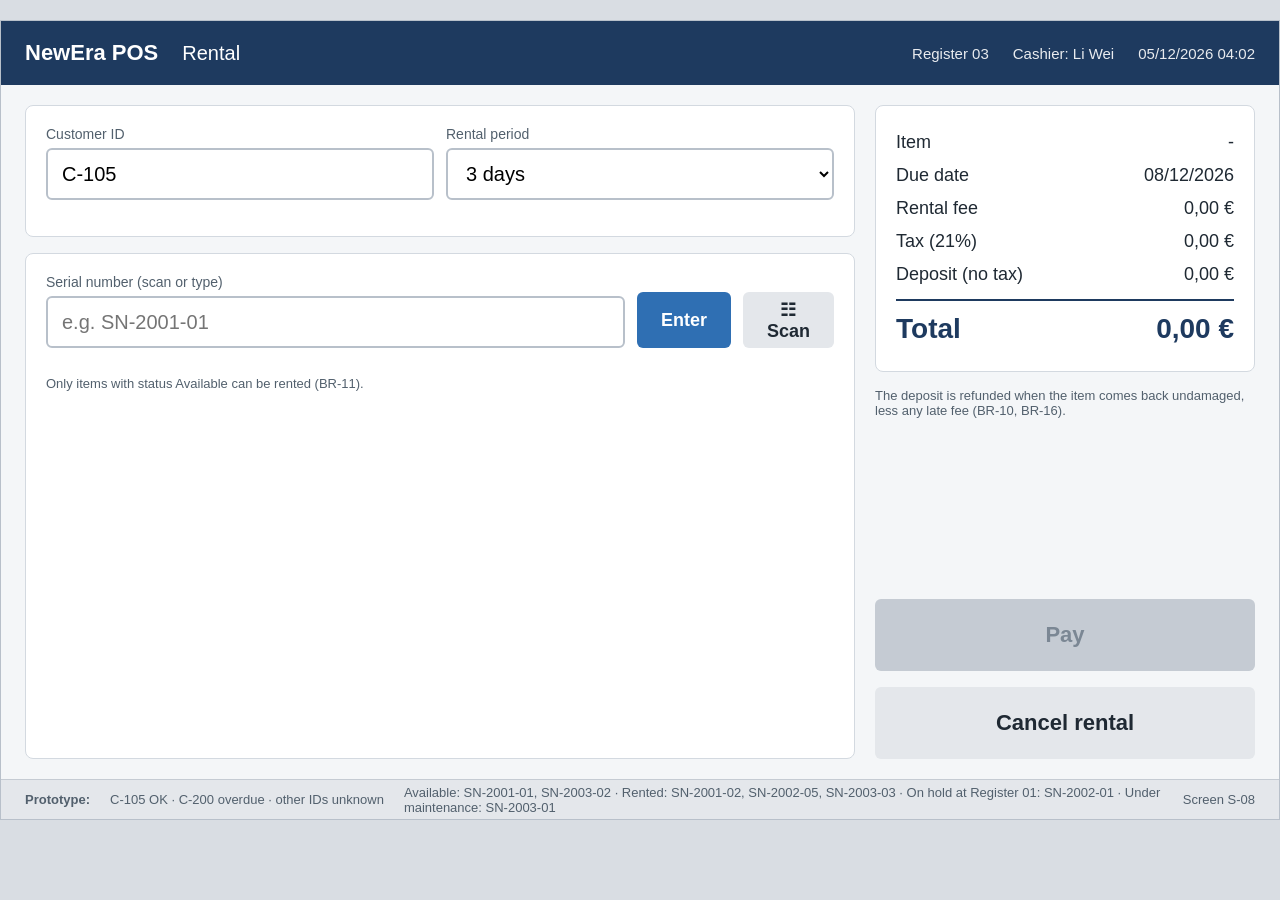
<file: docs/design/prototype/rental.html>
<!DOCTYPE html>
<html lang="en">
<head>
  <meta charset="UTF-8">
  <title>NewEra POS - Rental</title>
  <link rel="stylesheet" href="styles.css">
</head>
<body>
  <div class="screen">
    <div class="topbar">
      <span class="logo">NewEra POS</span>
      <span class="title">Rental</span>
      <span class="info">Register 03</span>
      <span class="info" id="cashier"></span>
      <span class="info" id="clock"></span>
    </div>

    <div class="main">
      <div class="left">
        <div class="panel">
          <div class="row">
            <div class="field">
              <label for="customer">Customer ID</label>
              <input id="customer" type="text" value="C-105" oninput="checkCustomer()">
            </div>
            <div class="field">
              <label for="days">Rental period</label>
              <select id="days" onchange="update()">
                <option value="1">1 day</option>
                <option value="3" selected>3 days</option>
                <option value="7">7 days</option>
              </select>
            </div>
          </div>
          <div id="overdue" class="msg msg-error hidden">
            This customer has an overdue rental and cannot start a new one.
          </div>
          <div id="unknown" class="msg msg-error hidden">
            Customer ID not found. Check the ID, or register a new customer.
            <div class="btn-group"><button class="btn btn-primary" onclick="registerCustomer()">Register new customer</button></div>
          </div>
          <div id="new-cust" class="msg msg-ok hidden"></div>
        </div>

        <div class="panel grow">
          <div class="row">
            <div class="field">
              <label for="serial">Serial number (scan or type)</label>
              <input id="serial" type="text" placeholder="e.g. SN-2001-01">
            </div>
            <div class="field" style="flex:0">
              <button class="btn btn-primary" onclick="enterSerial()">Enter</button>
            </div>
            <div class="field" style="flex:0">
              <button class="btn" onclick="scanSerial()">&#9783; Scan</button>
            </div>
          </div>
          <div id="scan-err" class="msg msg-error hidden" style="margin-bottom:12px"></div>
          <table id="item-box" class="hidden">
            <thead>
              <tr>
                <th>Serial number</th>
                <th>Description</th>
                <th>Status</th>
                <th class="num">Fee / day</th>
                <th class="num">Deposit</th>
              </tr>
            </thead>
            <tbody id="items"></tbody>
          </table>
          <p style="font-size:13px; color:#52606d; margin-top:12px">Only items with status Available can be rented (BR-11).</p>
        </div>
      </div>

      <div class="right">
        <div id="tax-warn" class="msg msg-warn hidden">
          The Tax Calculator does not answer. The default tax rate is used and the rental will be corrected later.
        </div>
        <div class="panel totals">
          <div><span>Item</span><span id="sel-name">-</span></div>
          <div><span>Due date</span><span id="due"></span></div>
          <div><span>Rental fee</span><span id="fee"></span></div>
          <div><span>Tax (21%)</span><span id="tax"></span></div>
          <div><span>Deposit (no tax)</span><span id="deposit"></span></div>
          <div class="total"><span>Total</span><span id="total"></span></div>
        </div>
        <p style="font-size:13px; color:#52606d">The deposit is refunded when the item comes back undamaged, less any late fee (BR-10, BR-16).</p>

        <div style="flex:1"></div>

        <button id="pay" class="btn btn-ok btn-big" onclick="pay()" disabled>Pay</button>
        <a class="btn btn-big" href="menu.html" onclick="clearTx()">Cancel rental</a>
      </div>
    </div>

    <div class="demo">
      <strong>Prototype:</strong>
      <span style="white-space:nowrap">C-105 OK · C-200 overdue · other IDs unknown</span>
      <span id="demo-items" style="flex:1"></span>
      <span style="white-space:nowrap">Screen S-08</span>
    </div>
  </div>

  <script src="app.js"></script>
  <script>
    var CUSTOMERS = { "C-105": "ok", "C-200": "overdue" };
    var selected = null;

    function badge(status) {
      var cls = status === "Available" ? "badge-available" :
                status === "Rented" ? "badge-rented" : "badge-maintenance";
      return "<span class='badge " + cls + "'>" + status + "</span>";
    }

    // demo help only: the real POS has no list of all items (FR-32, IR-11)
    function drawDemoItems() {
      var groups = {};
      Object.keys(RENTAL_ITEMS).forEach(function (sn) {
        var item = RENTAL_ITEMS[sn];
        var key = item.heldBy ? "On hold at " + item.heldBy : item.status;
        (groups[key] = groups[key] || []).push(sn);
      });
      document.getElementById("demo-items").textContent = Object.keys(groups).map(function (k) {
        return k + ": " + groups[k].join(", ");
      }).join(" · ");
    }

    // the item that was entered, after the checks of pick()
    function drawItems() {
      var body = document.getElementById("items");
      body.innerHTML = "";
      document.getElementById("item-box").classList.toggle("hidden", !selected);
      [selected].filter(Boolean).forEach(function (sn) {
        var item = RENTAL_ITEMS[sn];
        var p = CATALOG[item.product];
        var tr = document.createElement("tr");
        tr.innerHTML =
          "<td>" + sn + "</td>" +
          "<td>" + p.name + "</td>" +
          "<td>" + badge(item.status) + "</td>" +
          "<td class='num'>" + money(p.fee) + "</td>" +
          "<td class='num'>" + money(p.deposit) + "</td>";
        body.appendChild(tr);
      });
    }

    function scanSerial() {
      var codes = Object.keys(RENTAL_ITEMS).map(function (sn) {
        return { code: sn, label: CATALOG[RENTAL_ITEMS[sn].product].name };
      });
      codes.push({ code: "SN-9999-99", label: "Unknown barcode" });
      openScanner("Scan rental item", codes, function (sn) {
        document.getElementById("serial").value = sn;
        pick(sn);
      });
    }

    // UC3 step 6: scanner or keyboard, so a damaged label still works (IR-11)
    function enterSerial() {
      var sn = document.getElementById("serial").value.trim().toUpperCase();
      if (sn !== "") pick(sn);
    }

    // enterRentalItem(serialNumber): FR-32, FR-33, and the hold of AD-05 (UC3 ext. 7b)
    function pick(sn) {
      var err = document.getElementById("scan-err");
      var item = RENTAL_ITEMS[sn];
      var problem = "";
      if (!item) problem = "Item " + sn + " not found. Check the serial number.";
      else if (item.status !== "Available") problem = "This item is " + item.status.toLowerCase() + ". Choose another item.";
      else if (item.heldBy) problem = "Item " + sn + " is being rented at " + item.heldBy + " right now. Choose another item.";
      err.textContent = problem;
      err.classList.toggle("hidden", problem === "");
      selected = problem ? null : sn;
      drawItems();
      update();
    }

    // FR-31: overdue check and unknown customer
    function checkCustomer() {
      var c = document.getElementById("customer").value.trim().toUpperCase();
      var state = CUSTOMERS[c];
      document.getElementById("overdue").classList.toggle("hidden", state !== "overdue");
      document.getElementById("unknown").classList.toggle("hidden", !!state || c === "");
      if (state !== "new") document.getElementById("new-cust").classList.add("hidden");
      update();
      return state === "ok" || state === "new";
    }

    // registerCustomer(): customer_id is built like transaction_id, register ID and a counter
    // (data_model.md, AD-05); no personal data (DR-18)
    function registerCustomer() {
      var n = parseInt(getSetting("customer_counter", "11"), 10) + 1;
      setSetting("customer_counter", String(n));
      var id = REGISTER + "-" + ("000000" + n).slice(-6);
      CUSTOMERS[id] = "new";
      document.getElementById("customer").value = id;
      checkCustomer();
      var msg = document.getElementById("new-cust");
      msg.textContent = "New customer " + id + ". Give the customer this ID; it is printed on the rental receipt.";
      msg.classList.remove("hidden");
    }

    function dueDate(days) {
      var d = new Date();
      d.setDate(d.getDate() + days);
      return d.toLocaleDateString("en-GB");
    }

    function buildTx() {
      var days = parseInt(document.getElementById("days").value, 10);
      if (!selected) return null;
      var p = CATALOG[RENTAL_ITEMS[selected].product];
      return {
        type: "Rental",
        lines: [{ id: RENTAL_ITEMS[selected].product, serial: selected, name: p.name + " - rental, " + days + " day(s)", price: p.fee, qty: days }],
        deposit: p.deposit,
        dueDate: dueDate(days)
      };
    }

    function update() {
      var days = parseInt(document.getElementById("days").value, 10);
      var tx = buildTx();
      var t = tx ? computeTotals(tx) : { subtotal: 0, tax: 0, deposit: 0, total: 0 };

      document.getElementById("sel-name").textContent = selected ? selected : "-";
      document.getElementById("due").textContent = dueDate(days);
      document.getElementById("fee").textContent = money(t.subtotal);
      document.getElementById("tax").textContent = money(t.tax);
      document.getElementById("deposit").textContent = money(t.deposit);
      document.getElementById("total").textContent = money(t.total);
      document.getElementById("tax-warn").classList.toggle("hidden", !taxOffline());

      var c = document.getElementById("customer").value.trim().toUpperCase();
      var okCustomer = CUSTOMERS[c] === "ok" || CUSTOMERS[c] === "new";
      document.getElementById("pay").disabled = !tx || !okCustomer;
    }

    function pay() {
      if (!checkCustomer()) return;
      var tx = buildTx();
      tx.customer = document.getElementById("customer").value.trim().toUpperCase();
      saveTx(tx);
      window.location.href = "payment.html";
    }

    document.getElementById("serial").addEventListener("keydown", function (e) {
      if (e.key === "Enter") enterSerial();
    });

    drawDemoItems();
    drawItems();
    update();
  </script>
</body>
</html>
</file>
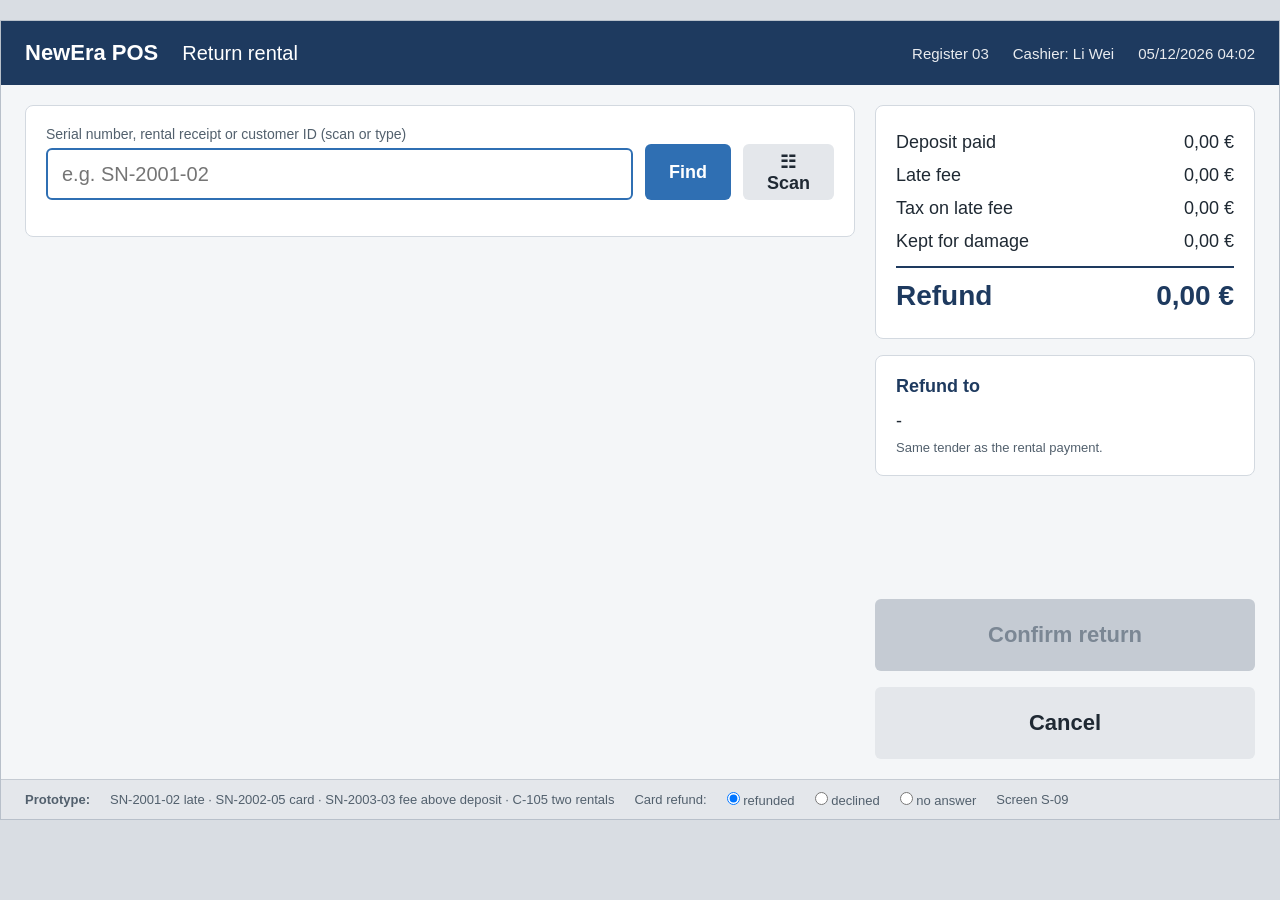
<file: docs/design/prototype/return-rental.html>
<!DOCTYPE html>
<html lang="en">
<head>
  <meta charset="UTF-8">
  <title>NewEra POS - Return rental</title>
  <link rel="stylesheet" href="styles.css">
</head>
<body>
  <div class="screen">
    <div class="topbar">
      <span class="logo">NewEra POS</span>
      <span class="title">Return rental</span>
      <span class="info">Register 03</span>
      <span class="info" id="cashier"></span>
      <span class="info" id="clock"></span>
    </div>

    <div class="main">
      <div class="left">
        <div class="panel">
          <div class="row">
            <div class="field">
              <label for="code">Serial number, rental receipt or customer ID (scan or type)</label>
              <input id="code" type="text" placeholder="e.g. SN-2001-02" autofocus>
            </div>
            <div class="field" style="flex:0">
              <button class="btn btn-primary" onclick="findRental()">Find</button>
            </div>
            <div class="field" style="flex:0">
              <button class="btn" onclick="scanCode()">&#9783; Scan</button>
            </div>
          </div>
          <div id="notfound" class="msg msg-error hidden">No open rental for this item. Check the number, or search with the customer ID.</div>
          <div id="choose" class="hidden"></div>
        </div>

        <div class="panel grow hidden" id="rental-box">
          <h2 id="r-title"></h2>
          <div class="status-list" style="font-size:16px">
            <div><span>Customer · rental</span><strong id="r-customer"></strong></div>
            <div><span>Rented on · due date</span><strong id="r-dates"></strong></div>
            <div><span>Returned today</span><strong id="r-today"></strong></div>
          </div>
          <div id="r-ontime" class="msg msg-ok hidden" style="margin-top:12px">Returned on time.</div>
          <div id="r-late" class="msg msg-warn hidden" style="margin-top:12px"></div>

          <h2 style="margin-top:18px">Condition of the item</h2>
          <div class="btn-group">
            <button class="btn" id="b-ok" onclick="setCondition(true)">Undamaged</button>
            <button class="btn" id="b-bad" onclick="setCondition(false)">Damaged</button>
          </div>
          <div id="damage-box" class="hidden" style="margin-top:12px">
            <label for="damage">Description of the damage</label>
            <textarea id="damage" oninput="update()"></textarea>
            <div id="damage-ok" class="msg msg-ok hidden" style="margin-top:8px"></div>
          </div>
        </div>
      </div>

      <div class="right">
        <div class="panel totals">
          <div><span>Deposit paid</span><span id="dep"></span></div>
          <div><span id="late-label">Late fee</span><span id="late"></span></div>
          <div><span>Tax on late fee</span><span id="late-tax"></span></div>
          <div><span>Kept for damage</span><span id="kept"></span></div>
          <div class="total"><span id="result-label">Refund</span><span id="refund"></span></div>
        </div>

        <div class="panel">
          <h2>Refund to</h2>
          <div id="refund-to" style="font-size:18px">-</div>
          <p style="font-size:13px; color:#52606d; margin-top:8px">Same tender as the rental payment.</p>
        </div>

        <div id="r-busy" class="msg msg-info hidden">Sending the card refund to the Payment Service… please wait.</div>
        <div id="r-declined" class="msg msg-error hidden">
          Card refund declined. You can pay the refund in cash with the approval of a store manager.
          <div class="btn-group"><button class="btn btn-primary" onclick="cashWithApproval()">Pay in cash</button></div>
        </div>

        <div style="flex:1"></div>

        <button id="confirm" class="btn btn-ok btn-big" onclick="confirmReturn()" disabled>Confirm return</button>
        <a class="btn btn-big" href="menu.html" onclick="clearTx()">Cancel</a>
      </div>
    </div>

    <div class="demo">
      <strong>Prototype:</strong>
      <span>SN-2001-02 late · SN-2002-05 card · SN-2003-03 fee above deposit · C-105 two rentals</span>
      <span>Card refund:</span>
      <label><input type="radio" name="refres" value="ok" checked> refunded</label>
      <label><input type="radio" name="refres" value="declined"> declined</label>
      <label><input type="radio" name="refres" value="down"> no answer</label>
      <span>Screen S-09</span>
    </div>
  </div>

  <script src="app.js"></script>
  <script>
    function daysFromToday(n) {
      var d = new Date();
      d.setHours(0, 0, 0, 0);
      d.setDate(d.getDate() + n);
      return d;
    }

    // open rentals (fake)
    var OPEN_RENTALS = {
      "SN-2001-02": { rentalNo: "R03-000131", customer: "C-200", start: daysFromToday(-5), due: daysFromToday(-2), tender: "cash" },
      "SN-2002-05": { rentalNo: "R03-000140", customer: "C-105", start: daysFromToday(-2), due: daysFromToday(1), tender: "card", last4: "9310" },
      "SN-2003-03": { rentalNo: "R02-000088", customer: "C-105", start: daysFromToday(-15), due: daysFromToday(-8), tender: "cash" }
    };
    var serial = null;
    var rental = null;
    var undamaged = null;
    var approvedDamage = "";
    var calc = {};

    function fmt(d) {
      return d.toLocaleDateString("en-GB");
    }

    function tenderText(r) {
      return TENDER_NAMES[r.tender] + (r.last4 ? " **** " + r.last4 : "");
    }

    // findRental(code) and findRentalsOfCustomer(customerID): FR-51
    function findRental() {
      var code = document.getElementById("code").value.trim().toUpperCase();
      var found = Object.keys(OPEN_RENTALS).filter(function (sn) {
        var r = OPEN_RENTALS[sn];
        return sn === code || r.rentalNo === code || r.customer === code;
      });
      var choose = document.getElementById("choose");
      document.getElementById("notfound").classList.toggle("hidden", found.length > 0);
      choose.classList.add("hidden");
      if (found.length === 1) return select(found[0]);
      showRental(null);
      if (found.length > 1) {
        choose.innerHTML = "<p style='margin:8px 0'>Open rentals of " + code + ":</p><div class='btn-group'>" +
          found.map(function (sn) {
            return "<button class='btn' onclick=\"select('" + sn + "')\">" + CATALOG[RENTAL_ITEMS[sn].product].name + " · " + sn + "</button>";
          }).join("") + "</div>";
        choose.classList.remove("hidden");
      }
    }

    function select(sn) {
      document.getElementById("choose").classList.add("hidden");
      showRental(sn);
    }

    function showRental(sn) {
      serial = sn;
      rental = sn ? OPEN_RENTALS[sn] : null;
      undamaged = null;
      approvedDamage = "";
      document.getElementById("rental-box").classList.toggle("hidden", !rental);
      document.getElementById("b-ok").className = "btn";
      document.getElementById("b-bad").className = "btn";
      document.getElementById("damage-box").classList.add("hidden");
      document.getElementById("damage").value = "";
      document.getElementById("damage-ok").classList.add("hidden");
      document.getElementById("r-declined").classList.add("hidden");

      if (rental) {
        var p = CATALOG[RENTAL_ITEMS[sn].product];
        rental.name = p.name;
        rental.fee = p.fee;
        rental.deposit = p.deposit;
        rental.daysLate = Math.max(0, Math.round((daysFromToday(0) - rental.due) / 86400000));

        document.getElementById("r-title").textContent = p.name + " (" + sn + ")";
        document.getElementById("r-customer").textContent = rental.customer + " · " + rental.rentalNo;
        document.getElementById("r-dates").textContent = fmt(rental.start) + " · " + fmt(rental.due);
        document.getElementById("r-today").textContent = fmt(new Date());
        document.getElementById("r-ontime").classList.toggle("hidden", rental.daysLate > 0);
        document.getElementById("r-late").classList.toggle("hidden", rental.daysLate === 0);
        document.getElementById("r-late").textContent = "Returned " + rental.daysLate +
          " day(s) late. Late fee: one day's rental fee (" + money(rental.fee) + ") for each day, with its tax (BR-16).";
        document.getElementById("refund-to").textContent = tenderText(rental);
      } else {
        document.getElementById("refund-to").textContent = "-";
      }
      update();
    }

    // recordCondition(): a damaged item needs the confirmation of a store manager (FR-52, D-01)
    function setCondition(ok) {
      undamaged = ok;
      document.getElementById("b-ok").className = "btn" + (ok ? " btn-ok" : "");
      document.getElementById("b-bad").className = "btn" + (ok ? "" : " btn-danger");
      document.getElementById("damage-box").classList.toggle("hidden", ok);
      if (ok) approvedDamage = "";
      update();
    }

    // FR-53, FR-54, FR-72, FR-73
    function update() {
      var dep = rental ? rental.deposit : 0;
      var late = rental ? rental.daysLate * rental.fee : 0;
      var lateTax = round2(late * (taxOffline() ? DEFAULT_TAX_RATE : TAX_RATE));
      var kept = 0, refund = 0, due = 0;
      if (undamaged === false) {
        kept = dep;                       // the whole deposit; late fee recorded, not charged (FR-72)
      } else {
        refund = Math.max(0, round2(dep - late - lateTax));
        due = Math.max(0, round2(late + lateTax - dep));
      }
      calc = { dep: dep, late: late, lateTax: lateTax, kept: kept, refund: refund, due: due };

      document.getElementById("dep").textContent = money(dep);
      document.getElementById("late-label").textContent = undamaged === false ? "Late fee (recorded, not charged)" : "Late fee";
      document.getElementById("late").textContent = money(late);
      document.getElementById("late-tax").textContent = money(lateTax);
      document.getElementById("kept").textContent = money(kept);
      document.getElementById("result-label").textContent = due > 0 ? "Amount still due" : "Refund";
      document.getElementById("refund").textContent = money(due > 0 ? due : refund);

      var damageText = document.getElementById("damage").value.trim();
      document.getElementById("confirm").textContent = undamaged === false && !approvedDamage ? "Confirm damage (manager)" :
        due > 0 ? "Customer pays the rest" : "Confirm return";
      document.getElementById("confirm").disabled = !rental || undamaged === null || (undamaged === false && damageText === "");
    }

    function buildTx(status, refundTo, approvedBy) {
      return {
        type: "Rental return", number: nextTxId(), date: new Date().toLocaleString("en-GB"),
        item: rental.name, serial: serial, rentalNo: rental.rentalNo,
        start: fmt(rental.start), due: fmt(rental.due), returned: fmt(new Date()),
        condition: undamaged ? "Undamaged" : "Damaged", damageNote: undamaged ? "" : document.getElementById("damage").value.trim(),
        deposit: calc.dep, daysLate: rental.daysLate, lateFee: calc.late, lateTax: calc.lateTax,
        kept: calc.kept, refund: calc.refund, refundTo: refundTo || "", refundStatus: status || "",
        approvedBy: approvedBy || approvedDamage, taxToCorrect: taxOffline() && calc.late > 0
      };
    }

    function finish(status, refundTo, approvedBy) {
      var tx = buildTx(status, refundTo, approvedBy);
      if (status === "CASH_PAID") recordCash(-calc.refund); else recordCash(0);
      if (status === "PENDING") addPendingRefund({ id: tx.number, type: "Rental return", amount: calc.refund });
      saveTx(tx);
      window.location.href = "receipt.html";
    }

    function cashWithApproval() {
      managerApproval({ title: "Approve cash refund", text: "Refund " + money(calc.refund) + " in cash (card refund declined).", reason: true }, function (m) {
        finish("CASH_PAID", "Cash", m.name + " (" + m.reason + ")");
      });
    }

    // confirmRentalReturn()
    function confirmReturn() {
      document.getElementById("r-declined").classList.add("hidden");

      if (undamaged === false && !approvedDamage) {
        managerApproval({ title: "Confirm damage", text: "Damaged: " + document.getElementById("damage").value.trim() + ". The whole deposit is kept." }, function (m) {
          approvedDamage = m.name;
          var ok = document.getElementById("damage-ok");
          ok.textContent = "Damage confirmed by " + m.name + ". The item goes to Under maintenance.";
          ok.classList.remove("hidden");
          update();
        });
        return;
      }
      if (undamaged === false) return finish("", "");

      if (calc.due > 0) {
        // UC5 ext. 7b: the customer pays the rest on the payment screen S-05
        var tx = buildTx("", "");
        tx.amountDue = calc.due;
        tx.lines = [];
        saveTx(tx);
        window.location.href = "payment.html";
        return;
      }
      if (calc.refund === 0) return finish("", "");
      if (rental.tender === "cash") return finish("CASH_PAID", "Cash");

      document.getElementById("confirm").disabled = true;
      document.getElementById("r-busy").classList.remove("hidden");
      var result = document.querySelector("input[name=refres]:checked").value;
      setTimeout(function () {
        document.getElementById("r-busy").classList.add("hidden");
        document.getElementById("confirm").disabled = false;
        if (result === "ok") finish("CARD_REFUNDED", tenderText(rental));
        if (result === "declined") document.getElementById("r-declined").classList.remove("hidden");
        if (result === "down") finish("PENDING", tenderText(rental));
      }, 1500);
    }

    function scanCode() {
      var codes = [
        { code: "SN-2001-02", label: "Electric drill (2 days late)" },
        { code: "SN-2002-05", label: "Pressure washer (on time)" },
        { code: "SN-2003-03", label: "Ladder (8 days late)" },
        { code: "R03-000140", label: "Rental receipt" },
        { code: "SN-9999-99", label: "Unknown barcode" }
      ];
      openScanner("Scan returned item or receipt", codes, function (code) {
        document.getElementById("code").value = code;
        findRental();
      });
    }

    document.getElementById("code").addEventListener("keydown", function (e) {
      if (e.key === "Enter") findRental();
    });

    update();
  </script>
</body>
</html>
</file>
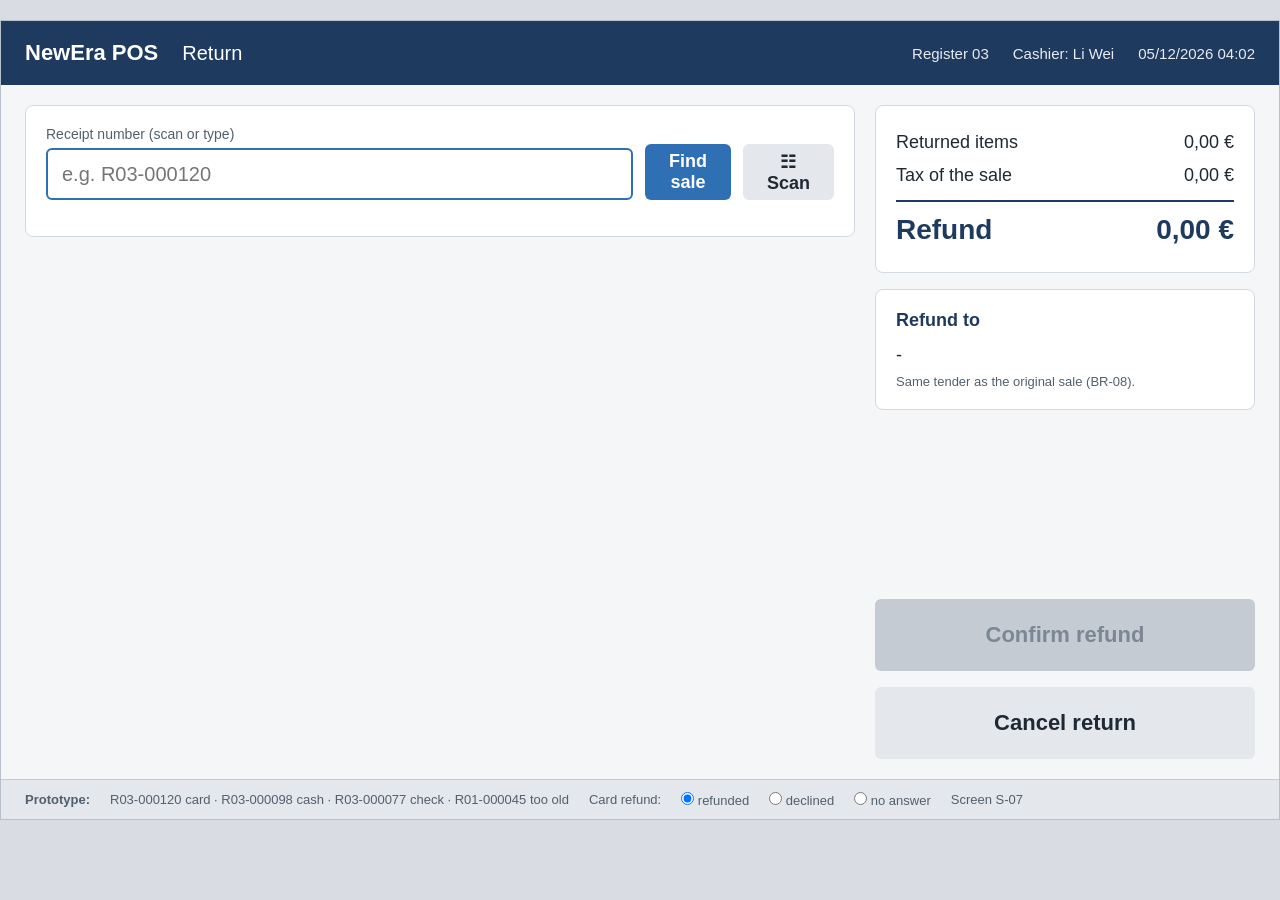
<file: docs/design/prototype/return.html>
<!DOCTYPE html>
<html lang="en">
<head>
  <meta charset="UTF-8">
  <title>NewEra POS - Return</title>
  <link rel="stylesheet" href="styles.css">
</head>
<body>
  <div class="screen">
    <div class="topbar">
      <span class="logo">NewEra POS</span>
      <span class="title">Return</span>
      <span class="info">Register 03</span>
      <span class="info" id="cashier"></span>
      <span class="info" id="clock"></span>
    </div>

    <div class="main">
      <div class="left">
        <div class="panel">
          <div class="row">
            <div class="field">
              <label for="receipt">Receipt number (scan or type)</label>
              <input id="receipt" type="text" placeholder="e.g. R03-000120" autofocus>
            </div>
            <div class="field" style="flex:0">
              <button class="btn btn-primary" onclick="findSale()">Find sale</button>
            </div>
            <div class="field" style="flex:0">
              <button class="btn" onclick="scanReceipt()">&#9783; Scan</button>
            </div>
          </div>
          <div id="r-notfound" class="msg msg-error hidden">No sale found with this receipt number. Check the number and enter it again.</div>
          <div id="r-late" class="msg msg-error hidden">
            This sale is older than the refund period (30 days). No refund is possible.
          </div>
        </div>

        <div class="panel grow hidden" id="sale-box">
          <h2 id="sale-title"></h2>
          <p style="color:#52606d; margin-bottom:12px">Select the items the customer brings back and their condition.</p>
          <table>
            <thead>
              <tr>
                <th></th>
                <th>Description</th>
                <th class="num">Bought</th>
                <th class="num">Already returned</th>
                <th class="num">Return</th>
                <th>Condition</th>
                <th class="num">Price paid</th>
              </tr>
            </thead>
            <tbody id="lines"></tbody>
          </table>
        </div>
      </div>

      <div class="right">
        <div class="panel totals">
          <div><span>Returned items</span><span id="r-sub"></span></div>
          <div><span>Tax of the sale</span><span id="r-tax"></span></div>
          <div class="total"><span>Refund</span><span id="r-total"></span></div>
        </div>

        <div class="panel">
          <h2>Refund to</h2>
          <div id="refund-to" style="font-size:18px">-</div>
          <p style="font-size:13px; color:#52606d; margin-top:8px">Same tender as the original sale (BR-08).</p>
        </div>

        <div id="r-busy" class="msg msg-info hidden">Sending the card refund to the Payment Service… please wait.</div>
        <div id="r-declined" class="msg msg-error hidden">
          Card refund declined by the Payment Service. You can pay the refund in cash with the approval of a store manager.
          <div class="btn-group"><button class="btn btn-primary" onclick="cashWithApproval('card refund declined')">Pay in cash</button></div>
        </div>
        <div id="r-check" class="msg msg-warn hidden">
          This sale was paid by check. The refund is paid in cash with the approval of a store manager.
        </div>

        <div style="flex:1"></div>

        <button id="confirm" class="btn btn-ok btn-big" onclick="confirmReturn()" disabled>Confirm refund</button>
        <a class="btn btn-big" href="menu.html" onclick="clearTx()">Cancel return</a>
      </div>
    </div>

    <div class="demo">
      <strong>Prototype:</strong>
      <span>R03-000120 card · R03-000098 cash · R03-000077 check · R01-000045 too old</span>
      <span>Card refund:</span>
      <label><input type="radio" name="refres" value="ok" checked> refunded</label>
      <label><input type="radio" name="refres" value="declined"> declined</label>
      <label><input type="radio" name="refres" value="down"> no answer</label>
      <span>Screen S-07</span>
    </div>
  </div>

  <script src="app.js"></script>
  <script>
    // past sales (fake). returned = quantity already returned before (FR-21)
    var SALES = {
      "R03-000120": {
        date: "3 days ago", tender: "card", last4: "4821",
        lines: [
          { id: "1002", name: "Screwdriver set (6 pcs)", price: 18.50, qty: 1, returned: 0 },
          { id: "1005", name: "Work gloves", price: 4.20, qty: 2, returned: 1 }
        ]
      },
      "R03-000098": {
        date: "12 days ago", tender: "cash",
        lines: [
          { id: "1004", name: "Measuring tape 5 m", price: 9.90, qty: 1, returned: 0 },
          { id: "1003", name: "Wood screws 4x40 (box 200)", price: 6.75, qty: 3, returned: 0 }
        ]
      },
      "R03-000077": {
        date: "20 days ago", tender: "check",
        lines: [{ id: "1001", name: "Hammer 500 g", price: 12.90, qty: 1, returned: 0 }]
      },
      "R01-000045": { date: "45 days ago", tender: "cash", tooOld: true, lines: [] }
    };
    var sale = null;
    var saleNo = "";
    var totals = { sub: 0, tax: 0 };

    function tenderText(s) {
      return TENDER_NAMES[s.tender] + (s.last4 ? " **** " + s.last4 : "");
    }

    function findSale() {
      saleNo = document.getElementById("receipt").value.trim().toUpperCase();
      sale = SALES[saleNo];
      document.getElementById("r-notfound").classList.toggle("hidden", !!sale);
      document.getElementById("r-late").classList.toggle("hidden", !(sale && sale.tooOld));
      hideMessages();

      if (!sale || sale.tooOld) {
        sale = null;
        document.getElementById("sale-box").classList.add("hidden");
        document.getElementById("refund-to").textContent = "-";
        update();
        return;
      }

      document.getElementById("sale-title").textContent = "Sale " + saleNo + " - " + sale.date;
      document.getElementById("refund-to").textContent = sale.tender === "check" ? "Cash (sale paid by check)" : tenderText(sale);
      document.getElementById("r-check").classList.toggle("hidden", sale.tender !== "check");
      var body = document.getElementById("lines");
      body.innerHTML = "";
      sale.lines.forEach(function (l, i) {
        var left = l.qty - l.returned;
        var tr = document.createElement("tr");
        if (left === 0) tr.style.color = "#9aa5b1";
        tr.innerHTML =
          "<td><input type='checkbox' id='c" + i + "' style='width:22px;height:22px' onchange='update()'" + (left === 0 ? " disabled" : "") + "></td>" +
          "<td>" + l.name + "</td>" +
          "<td class='num'>" + l.qty + "</td>" +
          "<td class='num'>" + l.returned + "</td>" +
          "<td class='num'><input type='number' id='q" + i + "' value='" + left + "' min='1' max='" + left +
          "' style='width:70px;height:40px;font-size:16px' oninput='update()'" + (left === 0 ? " disabled" : "") + "></td>" +
          "<td><select id='k" + i + "' style='width:150px'><option>Resellable</option><option>Not resellable</option></select></td>" +
          "<td class='num'>" + money(l.price) + "</td>";
        body.appendChild(tr);
      });
      document.getElementById("sale-box").classList.remove("hidden");
      update();
    }

    function scanReceipt() {
      var codes = Object.keys(SALES).map(function (no) {
        return { code: no, label: SALES[no].date + ", " + TENDER_NAMES[SALES[no].tender] };
      });
      codes.push({ code: "R02-000999", label: "Unknown receipt" });
      openScanner("Scan receipt", codes, function (code) {
        document.getElementById("receipt").value = code;
        findSale();
      });
    }

    function chosenLines() {
      var out = [];
      if (!sale) return out;
      sale.lines.forEach(function (l, i) {
        if (document.getElementById("c" + i).checked) {
          var q = Math.min(parseInt(document.getElementById("q" + i).value, 10) || 0, l.qty - l.returned);
          if (q > 0) out.push({ name: l.name, price: l.price, qty: q, condition: document.getElementById("k" + i).value });
        }
      });
      return out;
    }

    // FR-23: price paid plus the tax charged in the original sale; no new tax is asked
    function update() {
      var sub = 0;
      chosenLines().forEach(function (l) { sub += l.qty * l.price; });
      totals = { sub: sub, tax: round2(sub * TAX_RATE) };
      document.getElementById("r-sub").textContent = money(sub);
      document.getElementById("r-tax").textContent = money(totals.tax);
      document.getElementById("r-total").textContent = money(sub + totals.tax);
      document.getElementById("confirm").disabled = sub === 0;
    }

    function hideMessages() {
      ["r-busy", "r-declined", "r-check"].forEach(function (id) {
        document.getElementById(id).classList.add("hidden");
      });
    }

    function finish(status, refundTo, approvedBy) {
      var refund = totals.sub + totals.tax;
      var tx = {
        type: "Return", number: nextTxId(), date: new Date().toLocaleString("en-GB"),
        original: saleNo, lines: chosenLines(), refundSub: totals.sub, refundTax: totals.tax,
        refund: refund, refundTo: refundTo, refundStatus: status, approvedBy: approvedBy || ""
      };
      if (status === "CASH_PAID") recordCash(-refund); else recordCash(0);
      if (status === "PENDING") addPendingRefund({ id: tx.number, type: "Return", amount: refund });
      saveTx(tx);
      window.location.href = "receipt.html";
    }

    // FR-25: cash instead of a failed card refund, or for a check sale, needs a store manager (D-01)
    function cashWithApproval(why) {
      managerApproval({ title: "Approve cash refund", text: "Refund " + money(totals.sub + totals.tax) + " in cash (" + why + ").", reason: true }, function (m) {
        finish("CASH_PAID", "Cash", m.name + " (" + m.reason + ")");
      });
    }

    // confirmReturn(): CASH_PAID, CARD_REFUNDED, NEEDS_APPROVAL or PENDING (system_interfaces.md §3.7)
    function confirmReturn() {
      hideMessages();
      if (sale.tender === "cash") return finish("CASH_PAID", "Cash");
      if (sale.tender === "check") return cashWithApproval("sale paid by check");

      document.getElementById("confirm").disabled = true;
      document.getElementById("r-busy").classList.remove("hidden");
      var result = document.querySelector("input[name=refres]:checked").value;
      setTimeout(function () {
        document.getElementById("r-busy").classList.add("hidden");
        document.getElementById("confirm").disabled = false;
        if (result === "ok") finish("CARD_REFUNDED", tenderText(sale));
        if (result === "declined") document.getElementById("r-declined").classList.remove("hidden");
        // FR-26: no answer, and the status is still unknown: keep it pending, pay no cash
        if (result === "down") finish("PENDING", tenderText(sale));
      }, 1500);
    }

    document.getElementById("receipt").addEventListener("keydown", function (e) {
      if (e.key === "Enter") findSale();
    });

    update();
  </script>
</body>
</html>
</file>
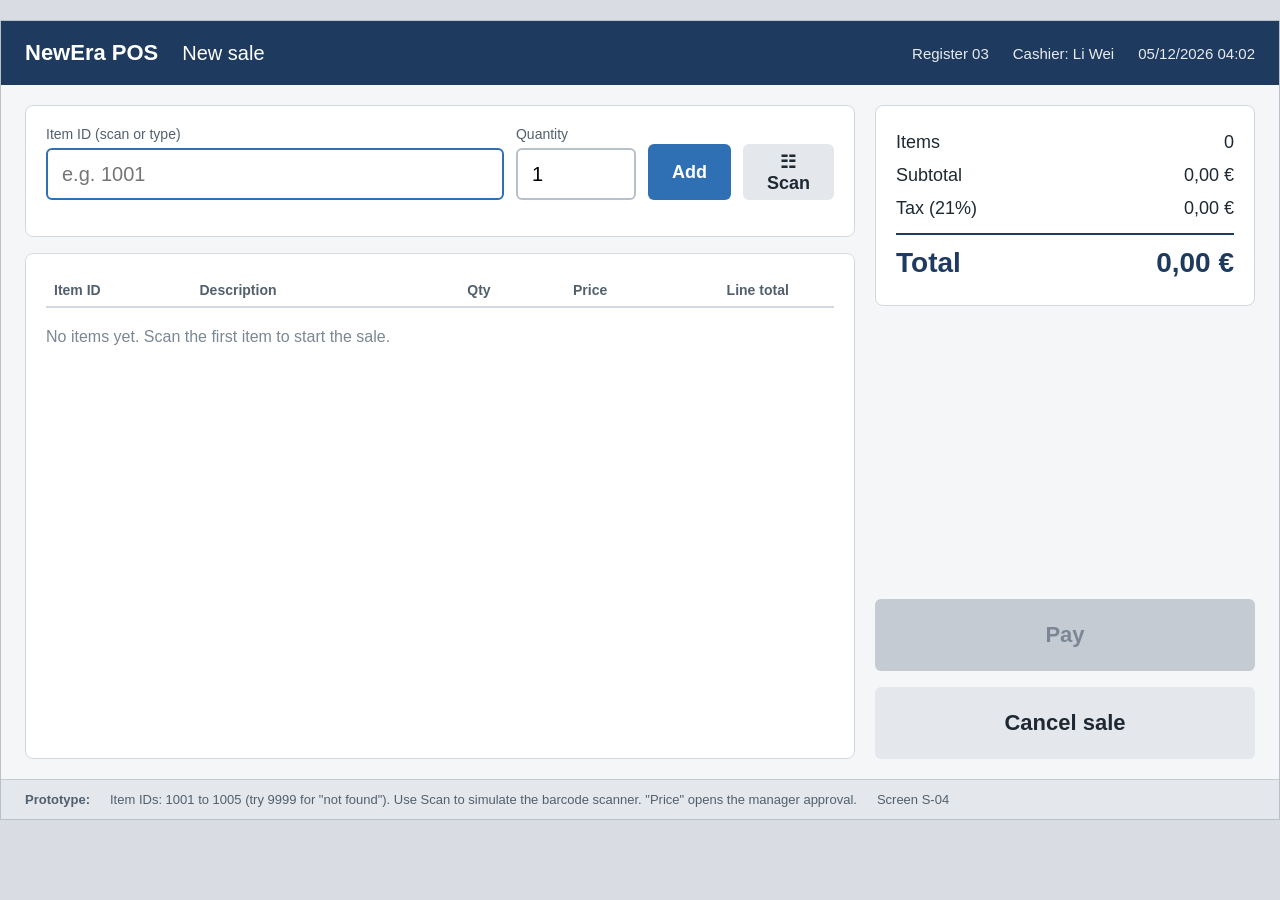
<file: docs/design/prototype/sale.html>
<!DOCTYPE html>
<html lang="en">
<head>
  <meta charset="UTF-8">
  <title>NewEra POS - Sale</title>
  <link rel="stylesheet" href="styles.css">
</head>
<body>
  <div class="screen">
    <div class="topbar">
      <span class="logo">NewEra POS</span>
      <span class="title">New sale</span>
      <span class="info">Register 03</span>
      <span class="info" id="cashier"></span>
      <span class="info" id="clock"></span>
    </div>

    <div class="main">
      <div class="left">
        <div class="panel">
          <div class="row">
            <div class="field">
              <label for="item">Item ID (scan or type)</label>
              <input id="item" type="text" placeholder="e.g. 1001" autofocus>
            </div>
            <div class="field" style="max-width:120px">
              <label for="qty">Quantity</label>
              <input id="qty" type="number" value="1" min="1">
            </div>
            <div class="field" style="flex:0">
              <button class="btn btn-primary" onclick="addItem()">Add</button>
            </div>
            <div class="field" style="flex:0">
              <button class="btn" onclick="scanItem()">&#9783; Scan</button>
            </div>
          </div>
          <div id="not-found" class="msg msg-error hidden">This item is not in the catalog. Check the code and type it again.</div>
          <div id="price-ok" class="msg msg-ok hidden"></div>
        </div>

        <div class="panel grow">
          <table>
            <thead>
              <tr>
                <th>Item ID</th>
                <th>Description</th>
                <th class="num">Qty</th>
                <th class="num">Price</th>
                <th class="num">Line total</th>
                <th></th>
              </tr>
            </thead>
            <tbody id="lines"></tbody>
          </table>
          <p id="empty" style="color:#7b8794; margin-top:20px">No items yet. Scan the first item to start the sale.</p>
        </div>
      </div>

      <div class="right">
        <div id="tax-warn" class="msg msg-warn hidden">
          The Tax Calculator does not answer. The default tax rate is used and the sale will be corrected later.
        </div>

        <div class="panel totals">
          <div><span>Items</span><span id="count">0</span></div>
          <div><span>Subtotal</span><span id="subtotal"></span></div>
          <div><span>Tax (21%)</span><span id="tax"></span></div>
          <div class="total"><span>Total</span><span id="total"></span></div>
        </div>

        <div style="flex:1"></div>

        <button id="pay" class="btn btn-ok btn-big" onclick="pay()" disabled>Pay</button>
        <a class="btn btn-big" href="menu.html" onclick="clearTx()">Cancel sale</a>
      </div>
    </div>

    <div class="demo">
      <strong>Prototype:</strong>
      <span>Item IDs: 1001 to 1005 (try 9999 for "not found"). Use Scan to simulate the barcode scanner. "Price" opens the manager approval.</span>
      <span>Screen S-04</span>
    </div>
  </div>

  <script src="app.js"></script>
  <script>
    var tx = loadTx();
    if (!tx || tx.type !== "Sale") {
      tx = { type: "Sale", lines: [] };
    }

    function addItem() {
      var id = document.getElementById("item").value.trim();
      var qty = parseInt(document.getElementById("qty").value, 10) || 1;
      var product = CATALOG[id];

      if (!product || product.rentable) {
        document.getElementById("not-found").classList.remove("hidden");
        return;
      }
      document.getElementById("not-found").classList.add("hidden");

      // same item again: just add to the quantity
      var existing = tx.lines.filter(function (l) { return l.id === id; })[0];
      if (existing) {
        existing.qty += qty;
      } else {
        tx.lines.push({ id: id, name: product.name, price: product.price, qty: qty });
      }

      document.getElementById("item").value = "";
      document.getElementById("qty").value = 1;
      document.getElementById("item").focus();
      render();
    }

    function scanItem() {
      var codes = [];
      Object.keys(CATALOG).forEach(function (id) {
        if (!CATALOG[id].rentable) codes.push({ code: id, label: CATALOG[id].name });
      });
      codes.push({ code: "9999", label: "Unknown barcode" });
      openScanner("Scan item", codes, function (code) {
        document.getElementById("item").value = code;
        addItem();
      });
    }

    function removeLine(i) {
      tx.lines.splice(i, 1);
      render();
    }

    // UC1 ext. 4d, FR-06: a price change needs a store manager (D-01)
    function changePrice(i) {
      var l = tx.lines[i];
      managerApproval({
        title: "Change price: " + l.name,
        text: "Current price " + money(l.price) + ". A store manager approves the new price.",
        extra: "New price (€)",
        reason: true
      }, function (m) {
        var p = parseAmount(m.extra);
        if (p <= 0) return;
        l.price = p;
        l.overriddenBy = m.id;
        var ok = document.getElementById("price-ok");
        ok.textContent = "New price " + money(p) + " for " + l.name + ", approved by " + m.name + ".";
        ok.classList.remove("hidden");
        render();
      });
    }

    function render() {
      var body = document.getElementById("lines");
      body.innerHTML = "";
      tx.lines.forEach(function (l, i) {
        var tr = document.createElement("tr");
        tr.innerHTML =
          "<td>" + l.id + "</td>" +
          "<td>" + l.name + "</td>" +
          "<td class='num'>" + l.qty + "</td>" +
          "<td class='num'>" + money(l.price) + (l.overriddenBy ? " *" : "") + "</td>" +
          "<td class='num'>" + money(l.price * l.qty) + "</td>" +
          "<td class='num'><button class='btn btn-small' onclick='changePrice(" + i + ")'>Price</button> " +
          "<button class='remove' onclick='removeLine(" + i + ")'>✕</button></td>";
        body.appendChild(tr);
      });

      var t = computeTotals(tx);
      var count = 0;
      tx.lines.forEach(function (l) { count += l.qty; });

      document.getElementById("count").textContent = count;
      document.getElementById("subtotal").textContent = money(t.subtotal);
      document.getElementById("tax").textContent = money(t.tax);
      document.getElementById("total").textContent = money(t.total);
      document.getElementById("empty").classList.toggle("hidden", tx.lines.length > 0);
      document.getElementById("pay").disabled = tx.lines.length === 0;
      document.getElementById("tax-warn").classList.toggle("hidden", !taxOffline());

      saveTx(tx);
    }

    function pay() {
      saveTx(tx);
      window.location.href = "payment.html";
    }

    // Enter in the item field works like the Add button (like a scanner)
    document.getElementById("item").addEventListener("keydown", function (e) {
      if (e.key === "Enter") addItem();
    });

    render();
  </script>
</body>
</html>
</file>
<file: docs/design/prototype/styles.css>
/* NewEra POS - UI prototype (throw-away, for usability review) */

* {
  box-sizing: border-box;
  margin: 0;
  padding: 0;
}

body {
  font-family: "Segoe UI", Arial, sans-serif;
  background: #d9dde3;
  color: #1f2933;
  font-size: 16px;
}

/* fixed size, like the screen of the register */
.screen {
  width: 1280px;
  height: 800px;
  margin: 20px auto;
  background: #f4f6f8;
  display: flex;
  flex-direction: column;
  border: 1px solid #b8c0ca;
}

/* ---------- top bar ---------- */

.topbar {
  height: 64px;
  background: #1e3a5f;
  color: #ffffff;
  display: flex;
  align-items: center;
  padding: 0 24px;
  gap: 24px;
}

.topbar .logo {
  font-size: 22px;
  font-weight: bold;
}

.topbar .title {
  font-size: 20px;
  flex: 1;
}

.topbar .info {
  font-size: 15px;
  opacity: 0.9;
}

/* ---------- main area ---------- */

.main {
  flex: 1;
  display: flex;
  gap: 20px;
  padding: 20px 24px;
  overflow: hidden;
}

.left {
  flex: 1;
  display: flex;
  flex-direction: column;
  gap: 16px;
}

.right {
  width: 380px;
  display: flex;
  flex-direction: column;
  gap: 16px;
}

.panel {
  background: #ffffff;
  border: 1px solid #d3d9e0;
  border-radius: 8px;
  padding: 20px;
}

.panel h2 {
  font-size: 18px;
  margin-bottom: 14px;
  color: #1e3a5f;
}

.grow {
  flex: 1;
  overflow: auto;
}

/* ---------- form fields ---------- */

label {
  display: block;
  font-size: 14px;
  color: #52606d;
  margin-bottom: 6px;
}

input,
select {
  width: 100%;
  height: 52px;
  font-size: 20px;
  padding: 0 14px;
  border: 2px solid #b8c0ca;
  border-radius: 6px;
  background: #ffffff;
}

input:focus,
select:focus {
  outline: none;
  border-color: #2f6fb3;
}

.field {
  margin-bottom: 16px;
}

.row {
  display: flex;
  gap: 12px;
  align-items: flex-end;
}

.row .field {
  flex: 1;
}

/* ---------- buttons ---------- */

.btn {
  display: inline-flex;
  align-items: center;
  justify-content: center;
  height: 56px;
  padding: 0 24px;
  font-size: 18px;
  font-weight: bold;
  border: none;
  border-radius: 6px;
  cursor: pointer;
  text-decoration: none;
  background: #e4e7eb;
  color: #1f2933;
}

.btn:hover {
  filter: brightness(0.95);
}

.btn-primary {
  background: #2f6fb3;
  color: #ffffff;
}

.btn-ok {
  background: #2e8b57;
  color: #ffffff;
}

.btn-danger {
  background: #c0392b;
  color: #ffffff;
}

.btn-big {
  height: 72px;
  font-size: 22px;
  width: 100%;
}

.btn[disabled] {
  background: #c5cbd3;
  color: #7b8794;
  cursor: not-allowed;
}

.btn-group {
  display: flex;
  gap: 12px;
}

.btn-group .btn {
  flex: 1;
}

/* ---------- tables ---------- */

table {
  width: 100%;
  border-collapse: collapse;
  font-size: 17px;
}

th {
  text-align: left;
  font-size: 14px;
  color: #52606d;
  border-bottom: 2px solid #d3d9e0;
  padding: 8px;
}

td {
  padding: 12px 8px;
  border-bottom: 1px solid #e4e7eb;
}

.num {
  text-align: right;
}

.remove {
  color: #c0392b;
  cursor: pointer;
  font-weight: bold;
  background: none;
  border: none;
  font-size: 18px;
}

/* ---------- totals ---------- */

.totals div {
  display: flex;
  justify-content: space-between;
  padding: 6px 0;
  font-size: 18px;
}

.totals .total {
  border-top: 2px solid #1e3a5f;
  margin-top: 8px;
  padding-top: 12px;
  font-size: 28px;
  font-weight: bold;
  color: #1e3a5f;
}

/* ---------- messages ---------- */

.msg {
  padding: 12px 16px;
  border-radius: 6px;
  font-size: 16px;
}

.msg-warn {
  background: #fff4d6;
  border-left: 6px solid #e0a100;
}

.msg-error {
  background: #fde2e0;
  border-left: 6px solid #c0392b;
}

.msg-ok {
  background: #dff3e6;
  border-left: 6px solid #2e8b57;
}

.msg-info {
  background: #e3eefa;
  border-left: 6px solid #2f6fb3;
}

.hidden {
  display: none !important;
}

/* ---------- status badges ---------- */

.badge {
  display: inline-block;
  padding: 3px 10px;
  border-radius: 12px;
  font-size: 13px;
  font-weight: bold;
}

.badge-available {
  background: #dff3e6;
  color: #1e6b40;
}

.badge-rented {
  background: #fde2e0;
  color: #9b2c20;
}

.badge-maintenance {
  background: #fff4d6;
  color: #8a6400;
}

/* ---------- login ---------- */

.center {
  flex: 1;
  display: flex;
  align-items: center;
  justify-content: center;
}

.login-box {
  width: 460px;
}

/* ---------- main menu ---------- */

.tiles {
  display: grid;
  grid-template-columns: 1fr 1fr;
  gap: 20px;
  flex: 1;
}

.tile {
  background: #ffffff;
  border: 2px solid #d3d9e0;
  border-radius: 10px;
  display: flex;
  flex-direction: column;
  justify-content: center;
  padding: 0 32px;
  text-decoration: none;
  color: #1f2933;
}

.tile:hover {
  border-color: #2f6fb3;
}

.tile .tile-title {
  font-size: 30px;
  font-weight: bold;
  color: #1e3a5f;
}

.tile .tile-text {
  font-size: 16px;
  color: #52606d;
  margin-top: 6px;
}

.status-list div {
  display: flex;
  justify-content: space-between;
  padding: 8px 0;
  border-bottom: 1px solid #e4e7eb;
}

.dot {
  font-weight: bold;
}

.dot-on {
  color: #2e8b57;
}

.dot-off {
  color: #c0392b;
}

/* ---------- payment ---------- */

.tenders {
  display: flex;
  gap: 12px;
  margin-bottom: 16px;
}

.tender {
  flex: 1;
  height: 72px;
  font-size: 20px;
  font-weight: bold;
  border: 2px solid #b8c0ca;
  border-radius: 8px;
  background: #ffffff;
  cursor: pointer;
}

.tender.selected {
  border-color: #2f6fb3;
  background: #e3eefa;
  color: #1e3a5f;
}

.tender small {
  display: block;
  font-size: 12px;
  font-weight: normal;
  color: #52606d;
}

.quick {
  display: flex;
  gap: 10px;
  margin-bottom: 16px;
}

.quick .btn {
  flex: 1;
  height: 48px;
}

.change {
  font-size: 32px;
  font-weight: bold;
  color: #2e8b57;
}

/* ---------- receipt ---------- */

.receipt {
  width: 360px;
  margin: 0 auto;
  background: #ffffff;
  border: 1px dashed #9aa5b1;
  padding: 24px;
  font-family: "Courier New", monospace;
  font-size: 14px;
}

.receipt h3 {
  text-align: center;
  margin-bottom: 4px;
}

.receipt .center-text {
  text-align: center;
}

.receipt hr {
  border: none;
  border-top: 1px dashed #9aa5b1;
  margin: 10px 0;
}

.receipt .line {
  display: flex;
  justify-content: space-between;
}

.receipt .bold {
  font-weight: bold;
  font-size: 16px;
}

/* ---------- prototype controls (not part of the real UI) ---------- */

.demo {
  height: 40px;
  background: #e4e7eb;
  border-top: 1px solid #c5cbd3;
  display: flex;
  align-items: center;
  gap: 20px;
  padding: 0 24px;
  font-size: 13px;
  color: #52606d;
}

.demo label {
  display: inline;
  font-size: 13px;
  margin: 0;
}

.demo input {
  width: auto;
  height: auto;
}

.demo a {
  color: #2f6fb3;
}

@media print {
  body {
    background: #ffffff;
  }

  .topbar,
  .demo,
  .no-print {
    display: none;
  }

  .screen {
    border: none;
  }
}

/* ---------- barcode scanner (simulated) ---------- */

.scan-overlay {
  position: fixed;
  inset: 0;
  background: rgba(15, 25, 40, 0.6);
  display: flex;
  align-items: center;
  justify-content: center;
  z-index: 100;
}

.scan-box {
  width: 560px;
  background: #ffffff;
  border-radius: 8px;
  padding: 24px;
  display: flex;
  flex-direction: column;
  gap: 16px;
}

.scan-view {
  height: 220px;
  background: #1f2933;
  border-radius: 6px;
  display: flex;
  flex-direction: column;
  align-items: center;
  justify-content: center;
  gap: 14px;
  color: #cbd2d9;
}

.scan-frame {
  position: relative;
  width: 300px;
  height: 130px;
  border: 3px solid #cbd2d9;
  border-radius: 6px;
  overflow: hidden;
}

.scan-laser {
  position: absolute;
  left: 0;
  right: 0;
  height: 2px;
  background: #e12d39;
  box-shadow: 0 0 8px #e12d39;
  animation: scan-move 1.6s ease-in-out infinite alternate;
}

@keyframes scan-move {
  from { top: 8px; }
  to { top: 118px; }
}

.scan-ok .scan-frame {
  border-color: #3ebd93;
}

.scan-ok .scan-laser {
  display: none;
}

.scan-ok p {
  color: #3ebd93;
  font-weight: bold;
}

.scan-hint {
  font-size: 13px;
  color: #52606d;
}

.scan-codes {
  display: grid;
  grid-template-columns: 1fr 1fr;
  gap: 8px;
  max-height: 220px;
  overflow-y: auto;
}

.scan-code {
  display: flex;
  flex-direction: column;
  align-items: flex-start;
  gap: 2px;
  padding: 10px 12px;
  border: 1px solid #b8c0ca;
  border-radius: 6px;
  background: #f4f6f8;
  font-family: inherit;
  font-size: 15px;
  cursor: pointer;
  text-align: left;
}

.scan-code:hover {
  border-color: #1e3a5f;
  background: #e4ecf5;
}

.scan-code .bars {
  width: 100%;
  height: 22px;
  background: repeating-linear-gradient(90deg, #1f2933 0 2px, transparent 2px 4px, #1f2933 4px 5px, transparent 5px 8px);
  margin-bottom: 4px;
}

.scan-code small {
  color: #52606d;
  font-size: 12px;
}

/* ---------- W10: menu with six tiles, manager screens, small buttons ---------- */

.tiles-6 {
  grid-template-rows: repeat(3, 1fr);
}

.tiles-6 .tile .tile-title {
  font-size: 26px;
}

.tile-manager {
  border-style: dashed;
}

.btn-small {
  height: 40px;
  padding: 0 14px;
  font-size: 15px;
}

.tabs {
  display: flex;
  gap: 8px;
}

.tab {
  flex: 1;
  height: 52px;
  font-size: 16px;
  font-weight: bold;
  border: 2px solid #b8c0ca;
  border-radius: 8px;
  background: #ffffff;
  cursor: pointer;
}

.tab.selected {
  border-color: #2f6fb3;
  background: #e3eefa;
  color: #1e3a5f;
}

textarea {
  width: 100%;
  min-height: 70px;
  font-size: 17px;
  font-family: inherit;
  padding: 10px 14px;
  border: 2px solid #b8c0ca;
  border-radius: 6px;
}

td select {
  height: 40px;
  font-size: 15px;
}

.msg .btn-group {
  margin-top: 10px;
}
</file>
